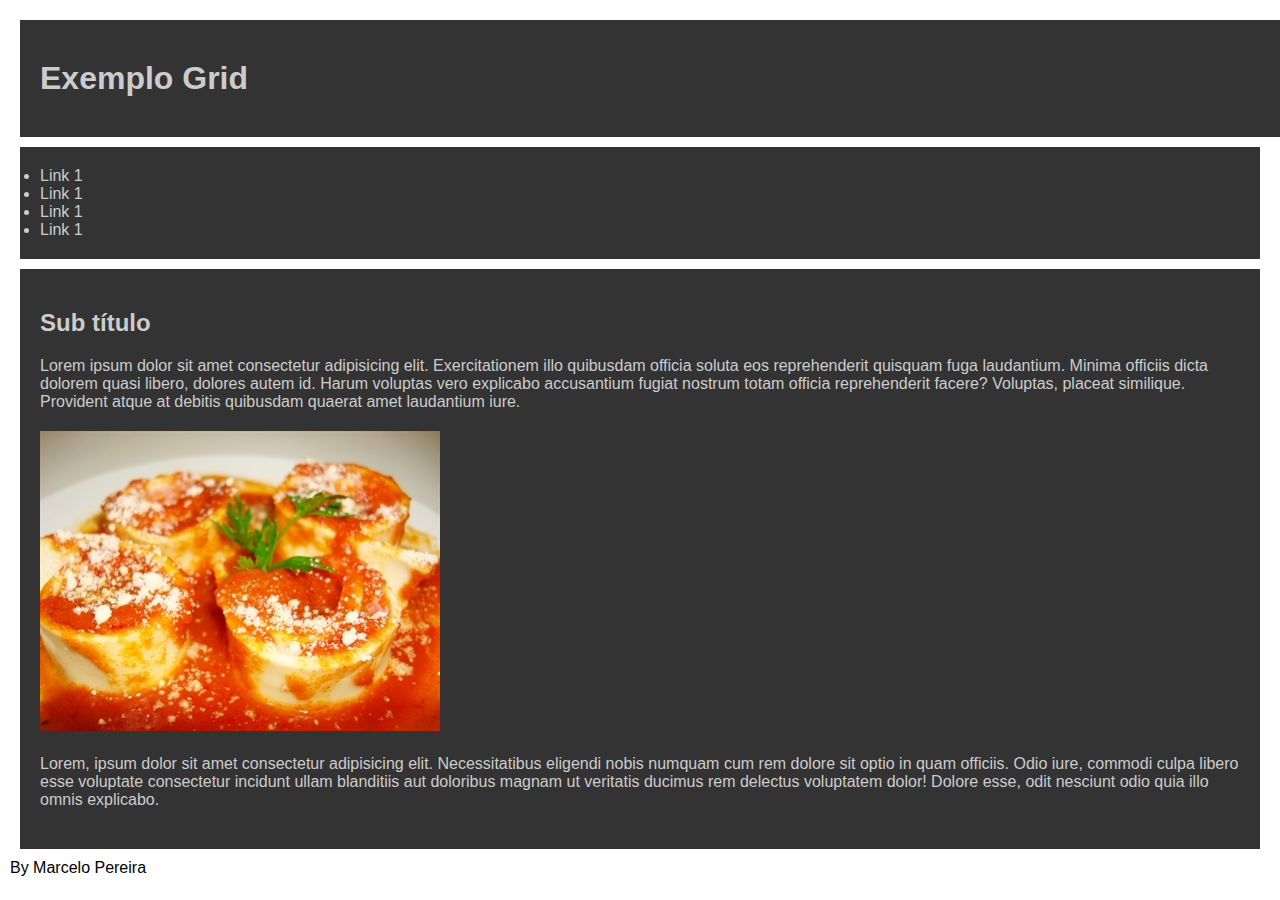
<file: grid/index.html>
<!DOCTYPE html>
<html lang="pt-br">
<head>
    <meta charset="UTF-8">
    <meta name="viewport" content="width=device-width, initial-scale=1.0">
    <meta http-equiv="X-UA-Compatible" content="ie=edge">
    <link rel="stylesheet" href="css/grid.css">
    <link rel="stylesheet" href="css/style.css">
    <title>Grid</title>
</head>
<body>
    
    <header class="col-12">
        <h1>Exemplo Grid</h1>
    </header>

    <nav class="col-4">
        <ul>
            <li>Link 1</li>
        </ul>
        <ul>
            <li>Link 1</li>
        </ul>
        <ul>
            <li>Link 1</li>
        </ul>
        <ul>
            <li>Link 1</li>
        </ul>
    </nav>

    <main class="col-8">
        <h2>Sub título</h2>

        <p>Lorem ipsum dolor sit amet consectetur adipisicing elit. Exercitationem illo quibusdam officia soluta eos reprehenderit quisquam fuga laudantium. Minima officiis dicta dolorem quasi libero, dolores autem id. Harum voluptas vero explicabo accusantium fugiat nostrum totam officia reprehenderit facere? Voluptas, placeat similique. Provident atque at debitis quibusdam quaerat amet laudantium iure.</p>

        <picture>
            <source media="(max-width: 799px)" srcset="img/02.jpg">
            <source media="(min-width: 800px)" srcset="img/01.jpg">
            <img src="img/01.jpg" alt="Chris standing up holding his daughter Elva">
          </picture>


        <p>Lorem, ipsum dolor sit amet consectetur adipisicing elit. Necessitatibus eligendi nobis numquam cum rem dolore sit optio in quam officiis. Odio iure, commodi culpa libero esse voluptate consectetur incidunt ullam blanditiis aut doloribus magnam ut veritatis ducimus rem delectus voluptatem dolor! Dolore esse, odit nesciunt odio quia illo omnis explicabo.</p>
    </main>

    <footer>By Marcelo Pereira</footer>
    
</body>
</html>
</file>
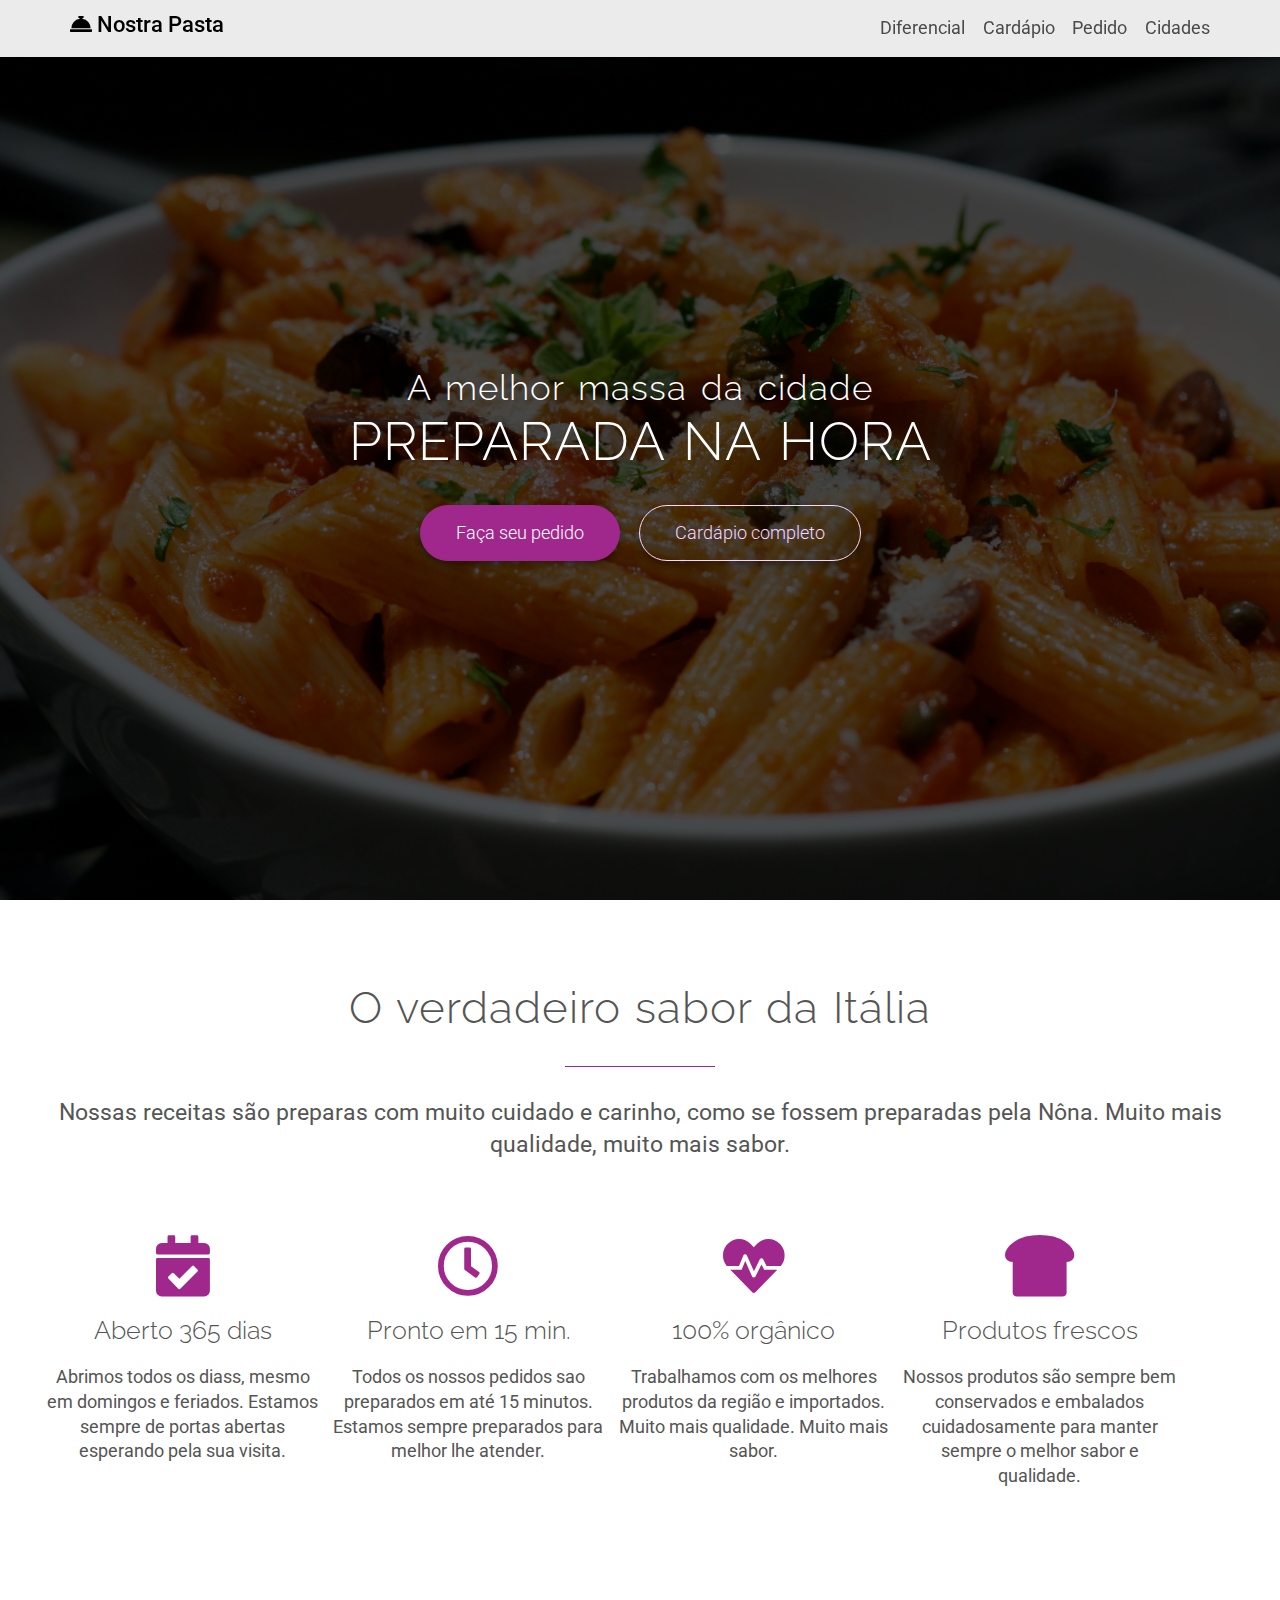
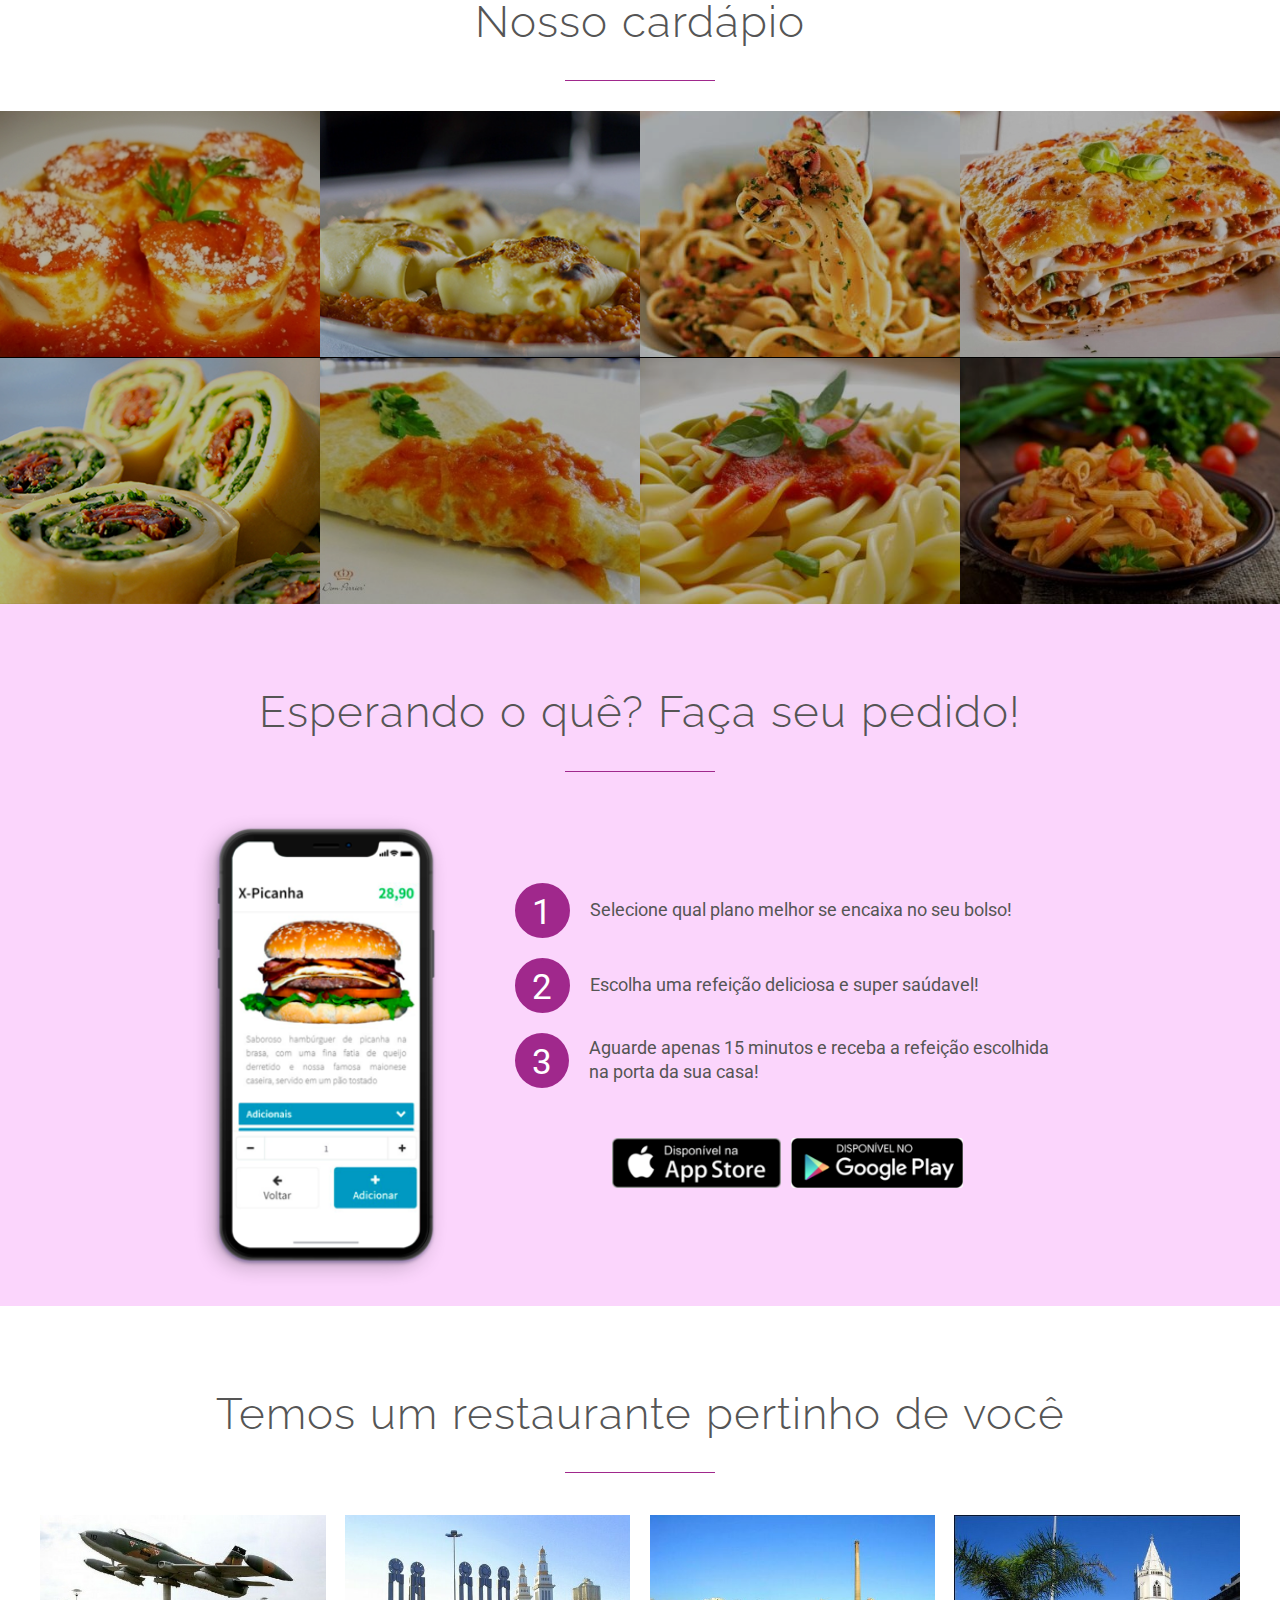
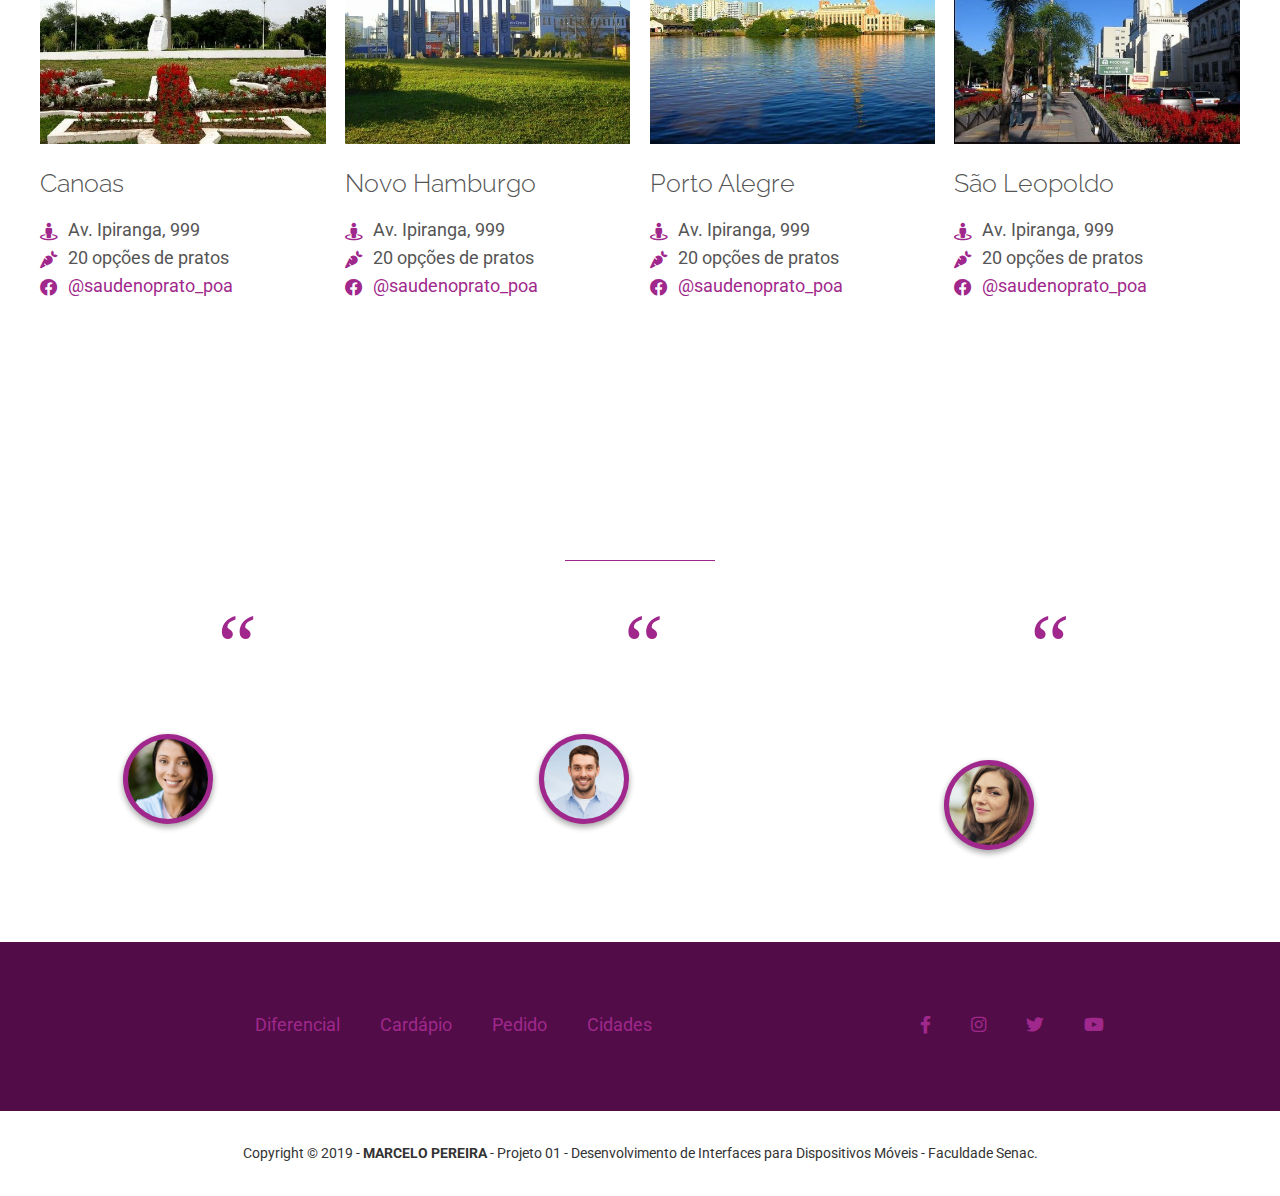
<file: projeto-01/index.html>
<!-- 

    * PROJETO 01 - Desenvolvimento de Interfaces para Dispositivos Móveis
    * Faculdade Senac
    * Aluno: Marcelo Pereira 

 -->

 <!DOCTYPE html>
 <html lang="pt-br">
 
 <head>
     <meta charset="UTF-8">
     <meta name="viewport" content="width=device-width, initial-scale=1.0">
     <meta http-equiv="X-UA-Compatible" content="ie=edge">
     <!-- Google Fonts - Raleway -->
     <link href="https://fonts.googleapis.com/css?family=Raleway:300,700&display=swap" rel="stylesheet">
     <!-- Google Fonts - Roboto -->
     <link href="https://fonts.googleapis.com/css?family=Roboto&display=swap" rel="stylesheet">
     <!-- Ícones -->
     <link rel="stylesheet" href="https://use.fontawesome.com/releases/v5.8.1/css/all.css">
     <!-- Normalize -->
     <link rel="stylesheet" href="vendors/css/normalize.min.css">
     <!-- Importação do sistema de grid -->
     <link rel="stylesheet" type="text/css" href="vendors/css/grid.css">
     <!-- Importação do nossa folha de estilo -->
     <link rel="stylesheet" href="resources/css/style.css">
     <!-- Media Queries -->
     <link rel="stylesheet" href="resources/css/media-queries.css">

     <title>Projeto - 01: Desenvolvimento para Disp. Móveis</title>
 </head>

<body>

<div class="nav-topo">
  <div class="container">
    <nav id="navigation">
      <a href="#" class="logo"><i class="fas fa-concierge-bell"></i> Nostra Pasta</a> <a aria-label="mobile menu" class="nav-toggle"> <span></span> <span></span> <span></span> </a>
      <ul class="menu-left">
          <li><a href="#diferencial">Diferencial</a></li>
          <li><a href="#cardapio">Cardápio</a></li>
          <li><a href="#pedido">Pedido</a></li>
          <li><a href="#cidades">Cidades</a></li>
      </ul>
    </nav>
  </div>
</div>

    <!-- HERO e Container botões action -->
    <header>
        <div class="hero-text-box">
            <h1>A melhor massa da cidade<br><span>preparada na hora</span></h1>
            <div class="botoes">
                <a class="btn btn-full" href="#pedido">Faça seu pedido</a>
                <a class="btn btn-ghost" href="#cardapio">Cardápio completo</a>
            </div>
        </div>
    </header>




    <!--Abrindo a seção Features -->
    <section class="section-features" id="diferencial">
        <div class="row">
            <h2>O verdadeiro sabor da Itália</h2>
            <p class="long-copy">
                Nossas receitas são preparas com muito cuidado e carinho, como se fossem preparadas pela Nôna. Muito
                mais qualidade, muito mais sabor.
            </p>
        </div>
        <div class="row features">
            <div class="col span-1-of-4 feature">
                <i class="fas fa-calendar-check"></i>
                <h3>Aberto 365 dias</h3>
                <p>Abrimos todos os diass, mesmo em domingos e feriados. Estamos sempre de portas abertas esperando
                    pela sua visita.</p>
            </div>
            <div class="col span-1-of-4 feature">
                <i class="far fa-clock"></i>
                <h3>Pronto em 15 min.</h3>
                <p>Todos os nossos pedidos sao preparados em até 15 minutos. Estamos sempre preparados para melhor
                    lhe atender.</p>
            </div>
            <div class="col span-1-of-4 feature">
                <i class="fas fa-heartbeat"></i>
                <h3>100% orgânico</h3>
                <p>Trabalhamos com os melhores produtos da região e importados. Muito mais qualidade. Muito mais
                    sabor.</p>
            </div>
            <div class="col span-1-of-4 feature">
                <i class="fas fa-bread-slice"></i>
                <h3>Produtos frescos</h3>
                <p>Nossos produtos são sempre bem conservados e embalados cuidadosamente para manter sempre o melhor
                    sabor e qualidade.</p>
            </div>
        </div>
    </section>

    <section class="section-photos" id="cardapio">
        <h2>Nosso cardápio</h2>
        <ul class="images-showcase">
            <li>
                <figure class="photo">
                    <img src="vendors/img/1.jpg" alt="texto do documento" title="texto do documento" />
                </figure>
            </li>
            <li>
                <figure class="photo">
                    <img src="vendors/img/2.jpg" alt="texto do documento" title="texto do documento" />
                </figure>
            </li>
            <li>
                <figure class="photo">
                    <img src="vendors/img/3.jpg" alt="texto do documento" title="texto do documento" />
                </figure>
            </li>
            <li>
                <figure class="photo">
                    <img src="vendors/img/4.jpg" alt="texto do documento" title="texto do documento" />
                </figure>
            </li>
        </ul>
        <ul class="images-showcase ">
            <li>
                <figure class="photo">
                    <img src="vendors/img/5.jpg" alt="texto do documento" title="texto do documento" />
                </figure>
            </li>
            <li>
                <figure class="photo">
                    <img src="vendors/img/6.jpg" alt="texto do documento" title="texto do documento" />
                </figure>
            </li>
            <li>
                <figure class="photo">
                    <img src="vendors/img/7.jpg" alt="texto do documento" title="texto do documento" />
                </figure>
            </li>
            <li>
                <figure class="photo">
                    <img src="vendors/img/8.jpg" alt="texto do documento" title="texto do documento" />
                </figure>
            </li>
        </ul>
    </section>

    <!--Abrindo a seção steps (passos) -->
    <section class="section-steps" id="pedido">
        <!--Abrindo a div com a classe ROW para criar um container centralizado, será usando para colocar nosso título  -->
        <div class="row">
            <!--Título da seção -->
            <h2>Esperando o quê? Faça seu pedido!</h2>
            <!--Fechando a div ROW -->
        </div>

        <!-- Abrindo a div com a classe ROW para criar um container centralizado, será usando para colocar 2 colunas  -->
        <div class="row steps-container">

            <div class="col span-1-of-3 iphone">
                <!-- Adiciona a imagem da tela de um smarphone com nosso aplicativo aberto -->
                <img src="vendors/img/app-screen.png" alt="Seu pedido pelo iPhone">
            </div>

            <div class="col span-2-of-3">

                <!-- Container com o primeiro passo -->
                <div class="step">
                    <div class="number">1</div>
                    <p>Selecione qual plano melhor se encaixa no seu bolso!</p>
                </div>

                <!-- Container com o segundo passo -->
                <div class="step">
                    <div class="number">2</div>
                    <p>Escolha uma refeição deliciosa e super saúdavel!</p>
                </div>

                <!-- Container com o terceiro passo -->
                <div class="step">
                    <div class="number">3</div>
                    <p>Aguarde apenas 15 minutos e receba a refeição escolhida na porta da sua casa!</p>
                </div>

                <div class="botoes-app">
                    <!-- Botões para os aplicativos -->
                    <a href="#" class="btn-app"><img src="vendors/img/download-app-ios.png" alt="Botão App Store"></a>
                    <a href="#" class="btn-app"><img src="vendors/img/download-app-android.png"
                            alt="Botão Play Store"></a>
                </div>

            </div>
        </div>
    </section>
    <!--Fechando a seção steps (passos) -->


    <!--Abrindo a seção cidades -->
    <section class="section-cities" id="cidades">

        <div class="row">
            <h2>Temos um restaurante pertinho de você</h2>
        </div>

        <div class="row containter-cidades">
            <!-- Aqui irá o conteúdo da segunda div ROW, organizado em 4 colunas -->
            <div class="col span-1-of-4 box">
                <!--Primeira coluna -->
                <img src="resources/img/canoas.jpg" alt="Porto Alegre" />
                <h3>Canoas</h3>
                <div class="city-feature">
                    <i class="fas fa-street-view icon-small"></i>
                    Av. Ipiranga, 999
                </div>
                <div class="city-feature">
                    <i class="fas fa-carrot icon-small"></i>
                    <p>20 opções de pratos</p>
                </div>
                <div class="city-feature">
                    <i class="fab fa-facebook icon-small"></i>
                    <a href="#">@saudenoprato_poa</a>
                </div>
            </div>
            <div class="col span-1-of-4 box">
                <!--Segunda coluna -->
                <img src="resources/img/nh.jpg" alt="Porto Alegre" />
                <h3>Novo Hamburgo</h3>
                <div class="city-feature">
                    <i class="fas fa-street-view icon-small"></i>
                    <p>Av. Ipiranga, 999</p>
                </div>
                <div class="city-feature">
                    <i class="fas fa-carrot icon-small"></i>
                    <p>20 opções de pratos</p>
                </div>
                <div class="city-feature">
                    <i class="fab fa-facebook icon-small"></i>
                    <a href="#">@saudenoprato_poa</a>
                </div>
            </div>
            <div class="col span-1-of-4 box">
                <!--Terceira coluna -->
                <img src="resources/img/poa.jpg" alt="Porto Alegre" />
                <h3>Porto Alegre</h3>
                <div class="city-feature">
                    <i class="fas fa-street-view icon-small"></i>
                    <p>Av. Ipiranga, 999</p>
                </div>
                <div class="city-feature">
                    <i class="fas fa-carrot icon-small"></i>
                    <p>20 opções de pratos</p>
                </div>
                <div class="city-feature">
                    <i class="fab fa-facebook icon-small"></i>
                    <a href="#">@saudenoprato_poa</a>
                </div>
            </div>
            <div class="col span-1-of-4 box">
                <!--Quarta coluna -->
                <img src="resources/img/sao-leo.jpg" alt="Porto Alegre" />
                <h3>São Leopoldo</h3>
                <div class="city-feature">
                    <i class="fas fa-street-view icon-small"></i>
                    <p>Av. Ipiranga, 999</p>
                </div>
                <div class="city-feature">
                    <i class="fas fa-carrot icon-small"></i>
                    <p>20 opções de pratos</p>
                </div>
                <div class="city-feature">
                    <i class="fab fa-facebook icon-small"></i>
                    <a href="#">@saudenoprato_poa</a>
                </div>
            </div>
        </div>
        <!--Fechando a seção cidades -->
    </section>


    <!--Abrindo a seção testemunhos -->
    <section class="section-testimonials">
        <div class="row">
            <!-- Aqui irá o título da primeira div -->
            <h2>Alguns de nossos clientes</h2>
        </div>
        <div class="row">
            <!-- Aqui irá o conteúdo da segunda div, organizado em 3 colunas -->
            <div class="col span-1-of-3">
                <!--Primeira coluna -->
                <blockquote>
                    <p>Ótimo atendimento e muita variedade de pratos e acompanhamentos. Eu mais que recomendo.</p>
                    <cite>
                        <img src="resources/img/customer-1.jpg" />Maiara Almeida
                    </cite>
                </blockquote>
            </div>
            <div class="col span-1-of-3">
                <!--Segunda coluna -->
                <blockquote>
                    <p>Comida saúdavel rapidinho na porta da sua casa! A melhor opção para mim e para você. Adorei.</p>
                    <cite>
                        <img src="resources/img/customer-2.jpg" />Pedro Maciel
                    </cite>
                </blockquote>
            </div>
            <div class="col span-1-of-3">
                <!--Terceira coluna -->
                <blockquote>
                    <p>Eu estava procurando por uma alimentação saudável e que coubesse no meu bolso e encontrei.</p>
                    <cite>
                        <img src="resources/img/customer-3.jpg" />Joana Nunes
                    </cite>
                </blockquote>
            </div>
        </div>
        <!--Fechando a seção testemunhos -->
    </section>


    <!--Abrindo a seção de rodapé-->
    <footer>
        <div class="row footer-container">
            <!-- Aqui irá nossos dois menus de navegação -->
            <div class="col span-2-of-3">
                <!-- Aqui irá nosso menu de navegação com links internos -->
                <ul class="footer-nav">
                    <li><a href="#diferencial">Diferencial</a></li>
                    <li><a href="#cardapio">Cardápio</a></li>
                    <li><a href="#pedido">Pedido</a></li>
                    <li><a href="#cidades">Cidades</a></li>
                </ul>
            </div>
            <div class="col span-1-of-3">
                <ul class="social-links">
                    <li><a href="#"><i class="fab fa-facebook-f"></i></a></li>
                    <li><a href="#"><i class="fab fa-instagram"></i></a></li>
                    <li><a href="#"><i class="fab fa-twitter"></i></a></li>
                    <li><a href="#"><i class="fab fa-youtube"></i></a></li>
                </ul>
            </div>
        </div>

        <div class="copyright">
            <!-- Aqui irá uma mensagem de copyright ou endereço da empresa -->
            <p>Copyright &copy; 2019 - <strong>MARCELO PEREIRA</strong> - Projeto 01 - Desenvolvimento de Interfaces para
                Dispositivos Móveis - Faculdade Senac.</p>
        </div>
        <!--Fechando a seção de rodapé-->
    </footer>



<!-- Script JS JQuery -->
<script src="vendors/js/jquery-3.4.1.min.js"></script> 
<script src="vendors/js/jquery.easing.min.js"></script> 
<!-- Script JS - SCROLL-NAV -->
<script src="resources/js/scroll-nav.js"></script>

</body>
</html>
</file>
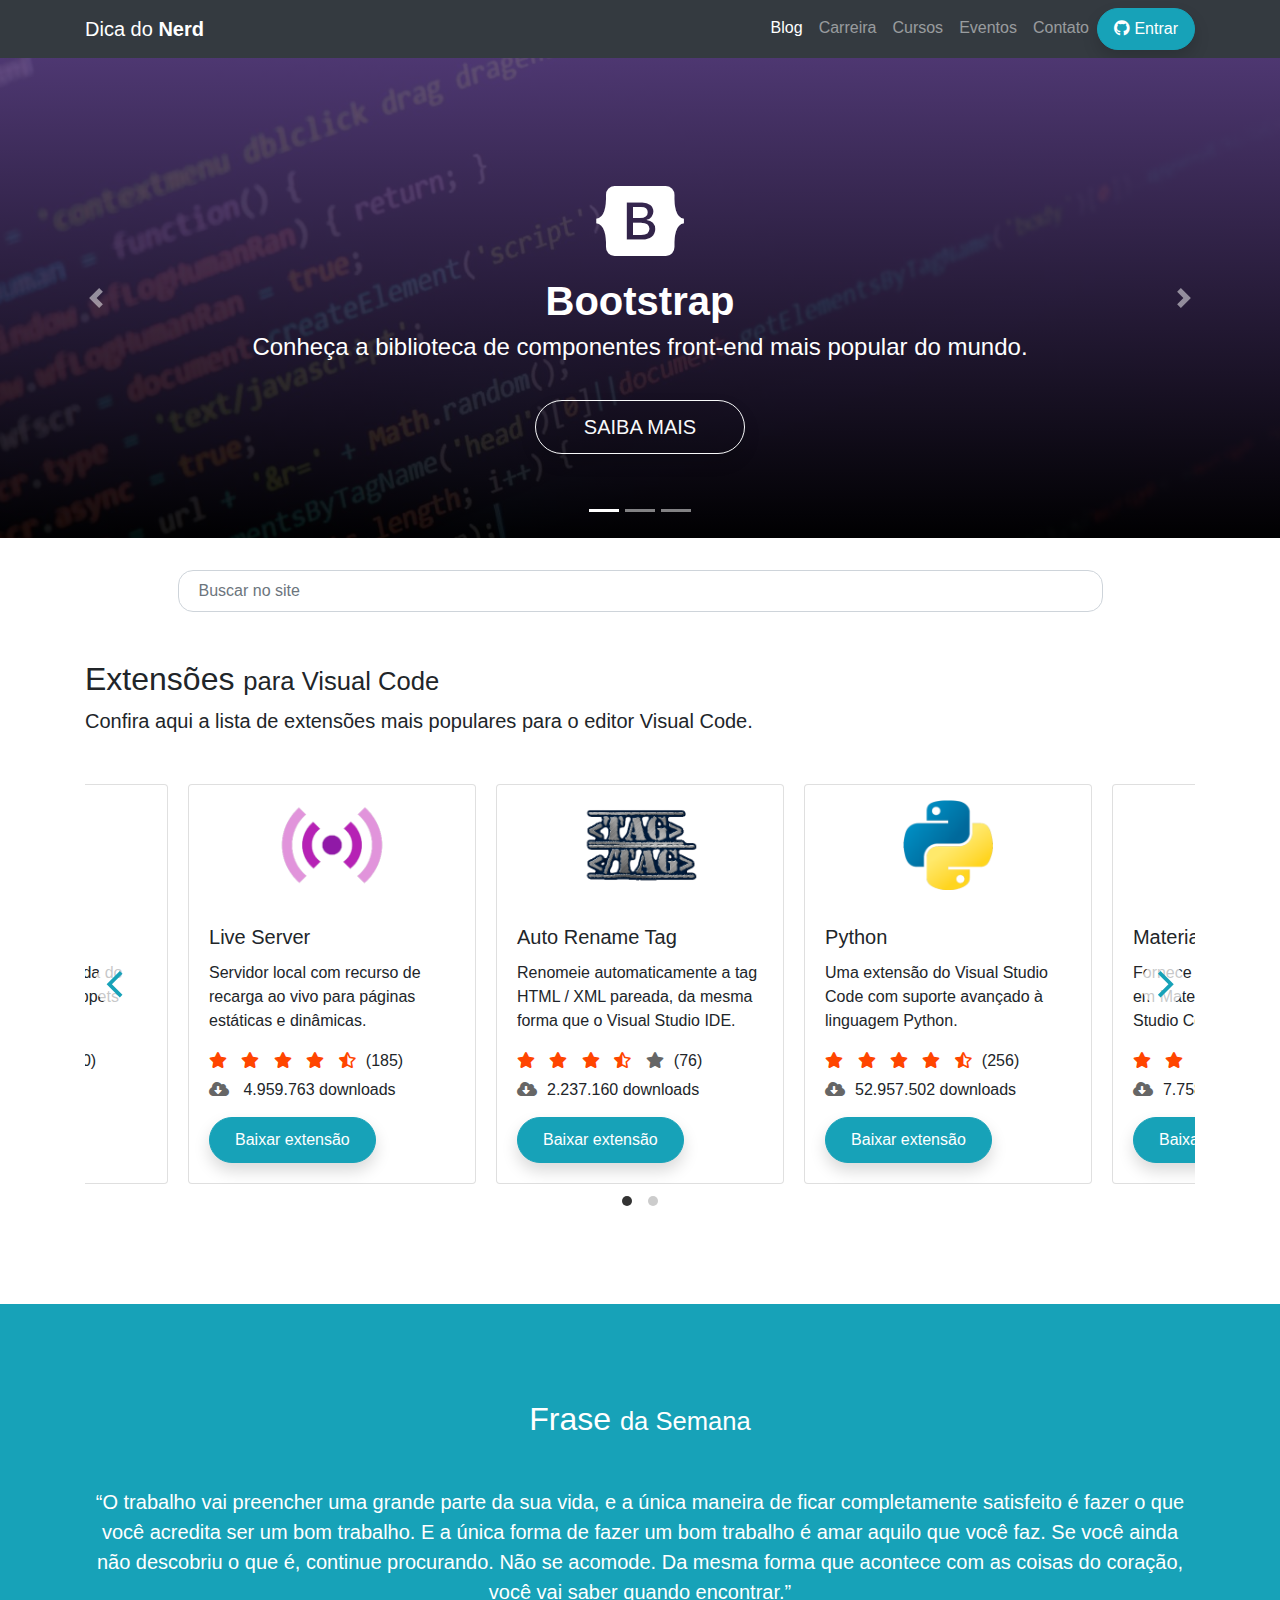
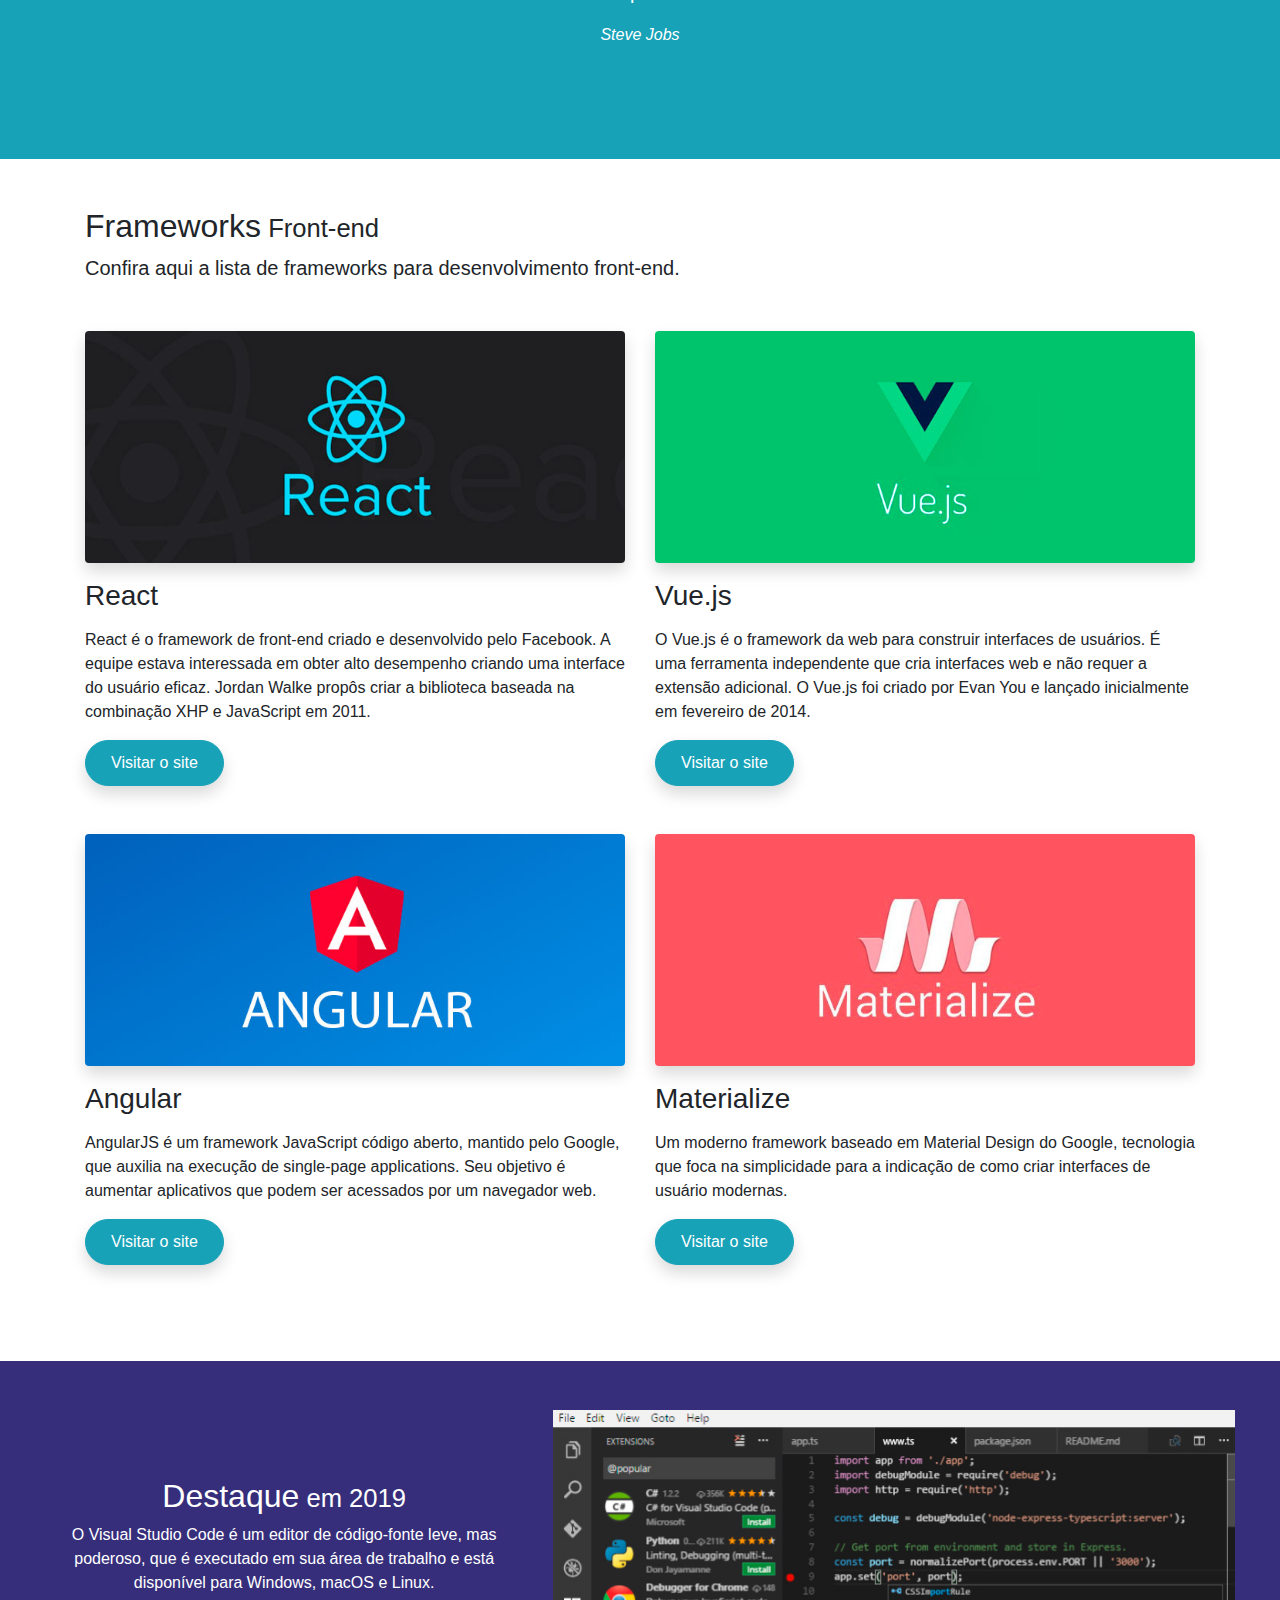
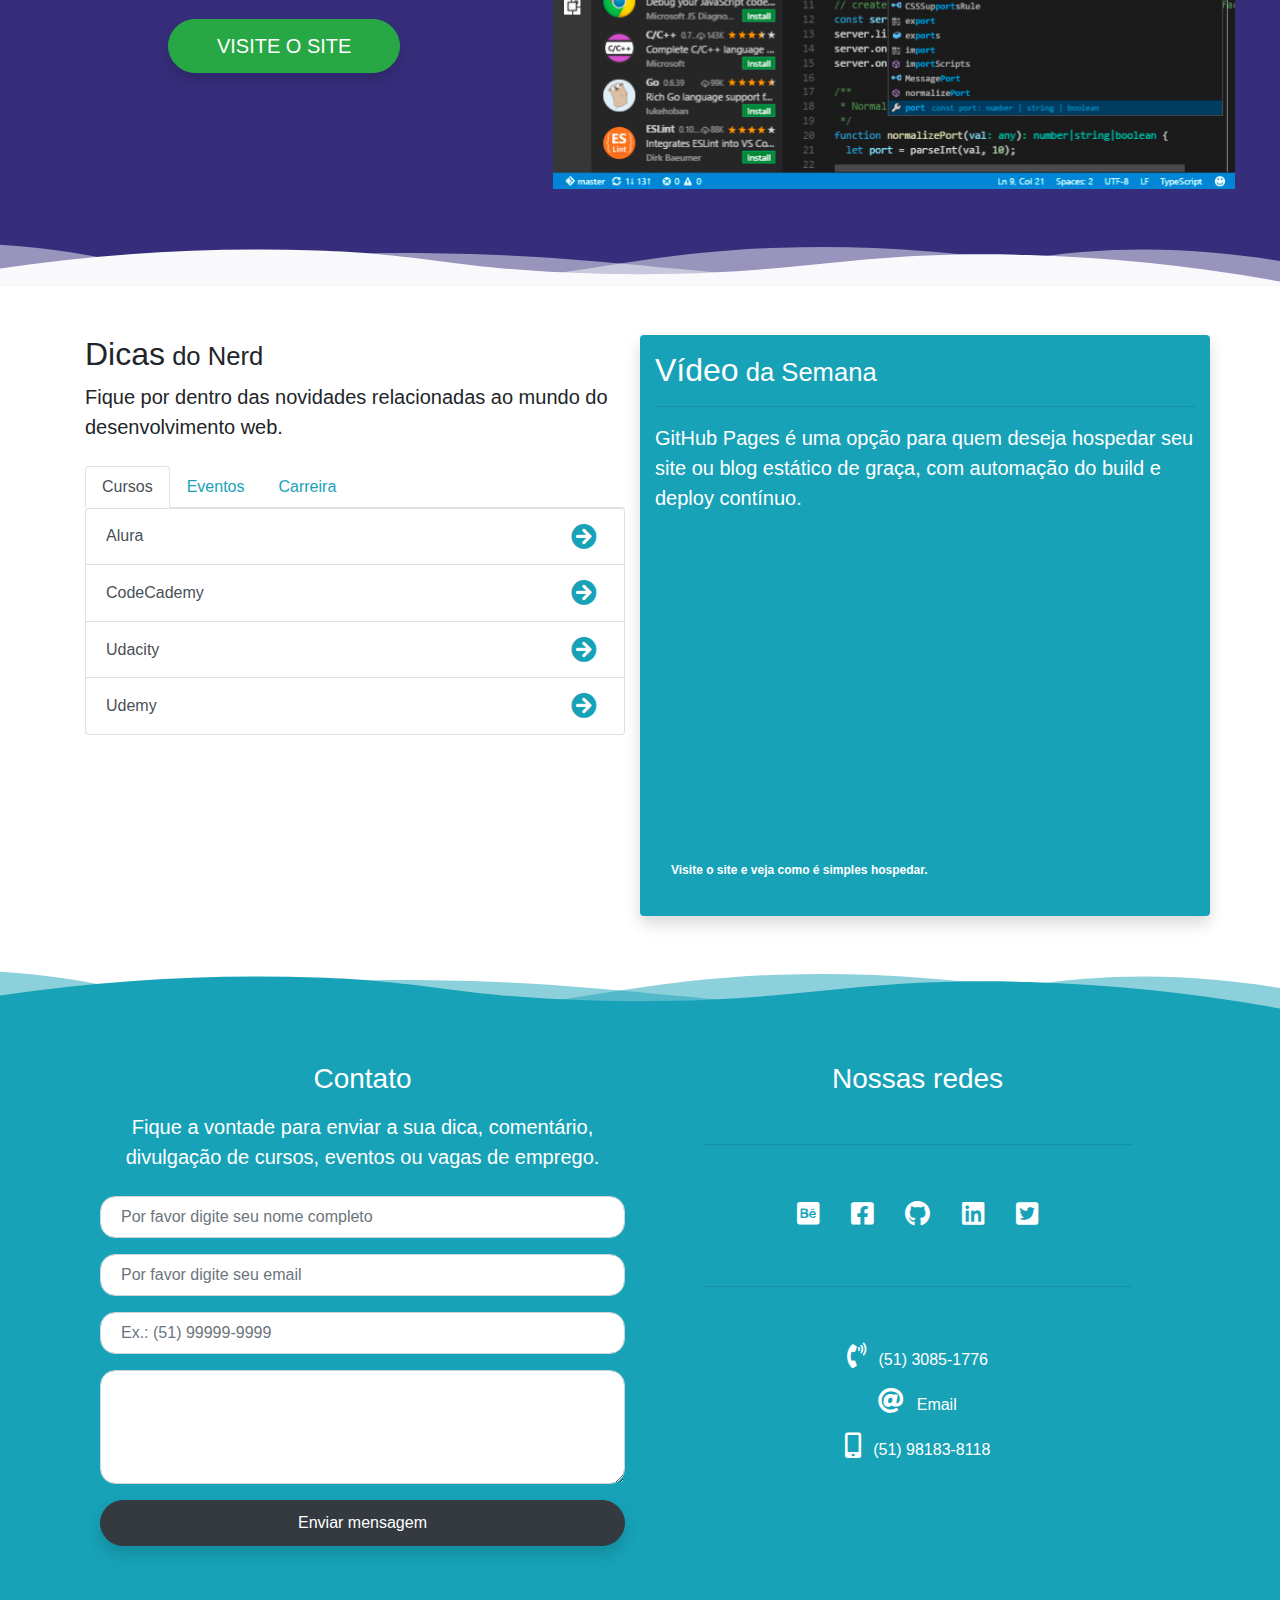
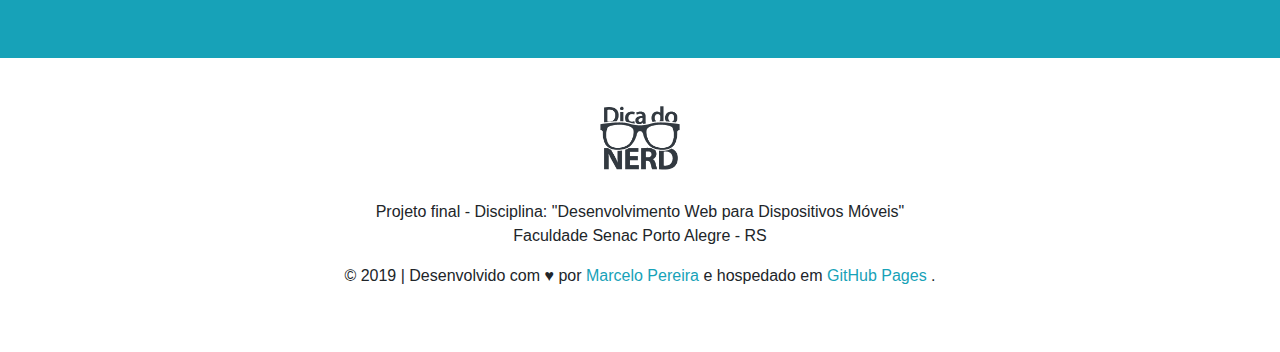
<file: projeto-final/site/index.html>
<!-- 
  #   Projeto final - Disciplina: "Desenvolvimento Web para Dispositivos Móveis"
  #   Faculdade Senac Porto Alegre - RS
  #   Aluno: Marcelo Pereira da Silva
  #   Matrícula: 631110033
 -->

<!DOCTYPE html>
<html lang="pt-br">

<head>
  <meta charset="UTF-8">
  <!-- Acessibilidade -->
  <meta name="viewport" content="width=device-width, initial-scale=1.0">
  <meta http-equiv="X-UA-Compatible" content="ie=edge">
  <meta name="description" content="Projeto final - Disciplina: Desenvolvimento Web para Dispositivos Móveis" />
	<meta name="author" content="Marcelo Pereira" />
	<meta name="geo.region" content="BR-RS" />
  <meta name="geo.placename" content="Porto Alegre" />
  	<!-- Facebook Open Graph -->
	<meta property="og:url" content="https://marcelopoars.github.io/prog-dispositivos-moveis/projeto-final/site/" />
	<meta property="og:type" content="website" />
	<meta property="og:locale" content="pt_BR" />
	<meta property="og:title" content="Projeto final - Disciplina: Desenvolvimento Web para Dispositivos Móveis" />
	<meta property="og:description" content="Projeto final - Disciplina: Desenvolvimento Web para Dispositivos Móveis" />
	<meta property="og:image" content="resources/images/logo-dica-do-nerd.png" />
	<meta property="og:image:secure_url" content="resources/images/logo-dica-do-nerd.png" />
  <!-- Flickity -->
  <link rel="stylesheet" href="vendors/flickity/css/flickity.min.css">
  <!-- Bootstrap CSS -->
  <link rel="stylesheet" href="vendors/bootstrap/css/bootstrap.min.css">
  <!-- Ícones -->
  <link rel="stylesheet" href="https://use.fontawesome.com/releases/v5.8.1/css/all.css">
  <!-- Estilos CSS -->
  <link rel="stylesheet" href="resources/css/style.css">
  <title>Dica do Nerd</title>
  	<!-- Favicon -->
	<link rel="apple-touch-icon" sizes="180x180" href="resources/images/logo-dica-do-nerd.png" />
	<link rel="icon" type="image/png" sizes="32x32" href="resources/images/logo-dica-do-nerd.png" />
	<link rel="icon" type="image/png" sizes="16x16" href="resources/images/logo-dica-do-nerd.png" />
</head>

<body>

  <!-- Navbar -->
  <nav class="navbar navbar-expand-lg navbar-dark bg-dark shadow">
    <div class="container">
      <a class="navbar-brand" href="index.html">Dica do <strong>Nerd</strong></a>
      <button class="navbar-toggler" type="button" data-toggle="collapse" data-target="#navbarSupportedContent"
        aria-controls="navbarSupportedContent" aria-expanded="false" aria-label="Toggle navigation"
        style="outline: none">
        <span class="navbar-toggler-icon"></span>
      </button>

      <div class="collapse navbar-collapse" id="navbarSupportedContent">
        <ul class="navbar-nav ml-auto text-center">
          <li class="nav-item active">
            <a class="nav-link" href="index.html">Blog <span class="sr-only">(current)</span></a>
          </li>
          <li class="nav-item">
            <a class="nav-link" href="#dicas-do-nerd">Carreira</a>
          </li>
          <li class="nav-item">
            <a class="nav-link" href="#dicas-do-nerd">Cursos</a>
          </li>
          <li class="nav-item">
            <a class="nav-link" href="#dicas-do-nerd">Eventos</a>
          </li>
          <li class="nav-item">
            <a class="nav-link" href="#contato">Contato</a>
          </li>

          <!-- Link Login -->
          <li class="nav-item">
            <button class="btn btn-info px-3 py-2"><i class="fab fa-github"></i> Entrar</button>
          </li>
          <!-- Fim Link Login -->

        </ul>
      </div>
    </div>
  </nav>
  <!-- Fim Navbar -->

  <!-- Carousel Topo -->
  <div id="carouselTopo" class="carousel slide" data-ride="carousel">

    <ol class="carousel-indicators">
      <li data-target="#carouselTopo" data-slide-to="0" class="active"></li>
      <li data-target="#carouselTopo" data-slide-to="1"></li>
      <li data-target="#carouselTopo" data-slide-to="2"></li>
    </ol>
    <div class="carousel-inner">
      <div class="carousel-item slider-01 active">
        <div class="container">
          <div class="carousel-caption">
            <i class="fab fa-bootstrap"></i>
            <h1><strong>Bootstrap</strong></h1>
            <h3 class="display-4">Conheça a biblioteca de componentes front-end mais popular do mundo.</h3>
            <p><a class="btn btn-lg btn-outline-light" href="https://getbootstrap.com/" target="_blank"
                role="button">Saiba mais</a></p>
          </div>
        </div>
      </div>
      <div class="carousel-item slider-02">
        <div class="container">
          <div class="carousel-caption">
            <i class="fab fa-github"></i>
            <h1><strong>GitHub</strong> Pages</h1>
            <h3 class="display-4">Hospedade seu site diretamente do seu repositório GitHub.</h3>
            <p><a class="btn btn-lg btn-outline-light" href="https://pages.github.com/" target="_blank"
                role="button">Saiba mais</a></p>
          </div>
        </div>
      </div>
      <div class="carousel-item slider-03">
        <div class="container">
          <div class="carousel-caption">
            <i class="fab fa-node-js"></i>
            <h1><strong>Node</strong>.js</h1>
            <h3 class="display-4">Entenda como funciona ambiente de execução Javascript server-side.</h3>
            <p><a class="btn btn-lg btn-outline-light" href="https://nodejs.org/en/" target="_blank" role="button">Saiba
                mais</a></p>
          </div>
        </div>
      </div>
    </div>

    <a class="carousel-control-prev" href="#carouselTopo" role="button" data-slide="prev">
      <span class="carousel-control-prev-icon" aria-hidden="true"></span>
      <span class="sr-only">Anterior</span>
    </a>
    <a class="carousel-control-next" href="#carouselTopo" role="button" data-slide="next">
      <span class="carousel-control-next-icon" aria-hidden="true"></span>
      <span class="sr-only">Próximo</span>
    </a>

  </div>
  <!-- Fim carousel Topo -->


  <!-- Seção BUSCA NO SITE -->
  <div class="container">
    <form class="form-goup my-3 my-lg-4 d-flex justify-content-center">
      <input class="form-control col-lg-10" type="search" placeholder="Buscar no site" aria-label="Buscar no site">
    </form>
  </div>
  <!-- Fim Seção BUSCA NO SITE -->


  <!-- Extenões para Visual Code -->
  <div class="container my-5">

    <!-- Título da seção -->
    <h2 class="my-2">Extensões <small>para Visual Code</small></h2>
    <p class="lead">Confira aqui a lista de extensões mais populares para o editor <strong>Visual Code</strong>.</p>

    <!-- Carousel -->
    <div class="carousel my-5" data-flickity='{ "wrapAround": true, "groupCells": true }'>

      <div class="carousel-cell">
        <!-- Card 01 -->
        <div class="card" style="width: 18rem;">
          <img src="resources/images/extensoes/live-server.png" alt="Extensão para Visual Studio Code - Live Server">
          <div class="card-body">
            <h5 class="card-title">Live Server</h5>
            <p class="card-text">Servidor local com recurso de recarga ao vivo para páginas estáticas
              e dinâmicas.</p>
            <div class="avaliacao-extensao">
              <i class="fas fa-star"></i>
              <i class="fas fa-star"></i>
              <i class="fas fa-star"></i>
              <i class="fas fa-star"></i>
              <i class="fas fa-star-half-alt"></i>(185) <br>
              <i class="fas fa-cloud-download-alt"></i> 4.959.763 downloads
            </div>
            <a href="https://marketplace.visualstudio.com/items?itemName=ritwickdey.LiveServer" target="_blank"
              class="btn btn-info">Baixar extensão</a>
          </div>
        </div>
        <!-- Fim Card 01 -->
      </div>

      <div class="carousel-cell">
        <!-- Card 02 -->
        <div class="card" style="width: 18rem;">
          <img src="resources/images/extensoes/auto-tag-rename.png"
            alt="Extensão para Visual Studio Code - Auto Rename Tag">
          <div class="card-body">
            <h5 class="card-title">Auto Rename Tag</h5>
            <p class="card-text">Renomeie automaticamente a tag HTML / XML pareada, da mesma forma que o Visual Studio
              IDE.</p>
            <div class="avaliacao-extensao">
              <i class="fas fa-star"></i>
              <i class="fas fa-star"></i>
              <i class="fas fa-star"></i>
              <i class="fas fa-star-half-alt"></i>
              <i class="fas fa-star empty"></i>(76) <br>
              <i class="fas fa-cloud-download-alt"></i>2.237.160 downloads
            </div>
            <a href="https://marketplace.visualstudio.com/items?itemName=formulahendry.auto-rename-tag" target="_blank"
              class="btn btn-info">Baixar extensão</a>
          </div>
        </div>
        <!-- Fim Card 02 -->
      </div>

      <div class="carousel-cell">
        <!-- Card 03 -->
        <div class="card" style="width: 18rem;">
          <img src="resources/images/extensoes/python.png" alt="Extensão para Visual Studio Code - Python">
          <div class="card-body">
            <h5 class="card-title">Python</h5>
            <p class="card-text">Uma extensão do Visual Studio Code com suporte avançado à linguagem Python.</p>
            <div class="avaliacao-extensao">
              <i class="fas fa-star"></i>
              <i class="fas fa-star"></i>
              <i class="fas fa-star"></i>
              <i class="fas fa-star"></i>
              <i class="fas fa-star-half-alt"></i>(256) <br>
              <i class="fas fa-cloud-download-alt"></i>52.957.502 downloads
            </div>
            <a href="https://marketplace.visualstudio.com/items?itemName=ms-python.python" target="_blank"
              class="btn btn-info">Baixar extensão</a>
          </div>
        </div>
        <!-- Fim Card 03 -->
      </div>

      <div class="carousel-cell">
        <!-- Card 04 -->
        <div class="card" style="width: 18rem;">
          <img src="resources/images/extensoes/material-icon-theme.png"
            alt="Extensão para Visual Studio Code - Material Icon Theme">
          <div class="card-body">
            <h5 class="card-title">Material Icon Theme</h5>
            <p class="card-text">Fornece muitos ícones baseados em Material Design para o Visual Studio Code.</p>
            <div class="avaliacao-extensao">
              <i class="fas fa-star"></i>
              <i class="fas fa-star"></i>
              <i class="fas fa-star"></i>
              <i class="fas fa-star"></i>
              <i class="fas fa-star"></i>(102) <br>
              <i class="fas fa-cloud-download-alt"></i>7.758.808 downloads
            </div>
            <a href="https://marketplace.visualstudio.com/items?itemName=PKief.material-icon-theme" target="_blank"
              class="btn btn-info">Baixar extensão</a>
          </div>
        </div>
        <!-- Fim Card 04 -->
      </div>

      <div class="carousel-cell">
        <!-- Card 05 -->
        <div class="card" style="width: 18rem;">
          <img src="resources/images/extensoes/debugger-for-chrome.png"
            alt="Extensão para Visual Studio Code - Debugger for Chrome">
          <div class="card-body">
            <h5 class="card-title">Debugger for Chrome</h5>
            <p class="card-text">Depure seu código JavaScript em execução no Google Chrome a partir do VS Code.</p>
            <div class="avaliacao-extensao">
              <i class="fas fa-star"></i>
              <i class="fas fa-star"></i>
              <i class="fas fa-star"></i>
              <i class="fas fa-star"></i>
              <i class="fas fa-star empty"></i>(115) <br>
              <i class="fas fa-cloud-download-alt"></i>20.425.957 downloads
            </div>
            <a href="https://marketplace.visualstudio.com/items?itemName=msjsdiag.debugger-for-chrome" target="_blank"
              class="btn btn-info">Baixar extensão</a>
          </div>
        </div>
        <!-- Fim Card 05 -->
      </div>

      <div class="carousel-cell">
        <!-- Card 06 -->
        <div class="card" style="width: 18rem;">
          <img src="resources/images/extensoes/sass.png" alt="Extensão para Visual Studio Code - Sass">
          <div class="card-body">
            <h5 class="card-title">Sass</h5>
            <p class="card-text">Realce de sintaxe recortada do Sass, autocomplete e snippets para VSCode.</p>
            <div class="avaliacao-extensao">
              <i class="fas fa-star"></i>
              <i class="fas fa-star"></i>
              <i class="fas fa-star"></i>
              <i class="fas fa-star"></i>
              <i class="fas fa-star"></i>(130) <br>
              <i class="fas fa-cloud-download-alt"></i>1.439.192 downloads
            </div>
            <a href="https://marketplace.visualstudio.com/items?itemName=robinbentley.sass-indented" target="_blank"
              class="btn btn-info">Baixar extensão</a>
          </div>
        </div>
        <!-- Fim Card 06 -->
      </div>

    </div>
    <!-- Fim Carousel -->

  </div>
  <!-- Fim Extenões para Visual Code -->

  <br><br><br>

  <!-- Barra de divisão de conteúdo -->
  <div class="container-fluid bg-info py-5 text-white">
    <div class="container py-5 text-center">
      <h2 class="mb-5">Frase <small>da Semana</small></h2>
      <p class="lead"><span>“</span>O trabalho vai preencher uma grande parte da sua vida, e a única maneira de ficar
        completamente satisfeito é fazer o que você acredita ser um bom trabalho. E a única forma de fazer um bom
        trabalho é amar aquilo que você faz. Se você ainda não descobriu o que é, continue procurando. Não se acomode.
        Da mesma forma que acontece com as coisas do coração, você vai saber quando encontrar.<span>”</span></p>
      <p class="font-italic">Steve Jobs</p>
    </div>
  </div>
  <!-- Fim Barra de divisão de conteúdo -->


  <!-- Seção Frameworks para Front-end -->
  <div class="container my-5">

    <!-- Título da seção -->
    <h2 class="my-2">Frameworks<small> Front-end</small></h2>
    <p class="lead mb-5">Confira aqui a lista de frameworks para desenvolvimento front-end.</p>

    <!-- Linha com duas colunas -->
    <div class="row d-flex flex-wrap">

      <!-- Framework 01 -->
      <div class="col-md-6 mb-5">
        <div class="col-md-12 p-0">
          <a href="#">
            <img class="img-fluid rounded shadow " src="resources/images/frameworks/react-js.jpg"
              alt="React Framework Front-end">
          </a>
        </div>
        <div class="col-md-12 p-0">
          <h3 class="my-3">React</h3>
          <p>React é o framework de front-end criado e desenvolvido pelo Facebook. A equipe estava interessada em obter
            alto desempenho criando uma interface do usuário eficaz. Jordan Walke propôs criar a biblioteca baseada na
            combinação XHP e JavaScript em 2011.</p>
          <a class="btn btn-info" href="https://pt-br.reactjs.org/" target="_blank">Visitar o site</a>
        </div>
      </div>
      <!-- Fim Framework 01 -->

      <!-- Framework 02 -->
      <div class="col-md-6 mb-5">
        <div class="col-md-12 p-0">
          <a href="#">
            <img class="img-fluid rounded shadow" src="resources/images/frameworks/vue-js.jpg"
              alt="Vue.js Framework Front-end">
          </a>
        </div>
        <div class="col-md-12 p-0">
          <h3 class="my-3">Vue.js</h3>
          <p>O Vue.js é o framework da web para construir interfaces de usuários. É uma ferramenta independente que cria
            interfaces web e não requer a extensão adicional. O Vue.js foi criado por Evan You e lançado inicialmente em
            fevereiro de 2014. </p>
          <a class="btn btn-info" href="https://br.vuejs.org/index.html" target="_blank">Visitar o site</a>
        </div>
      </div>
      <!-- Framework 02 -->

      <!-- Framework 03 -->
      <div class="col-md-6 mb-5">
        <div class="col-md-12 p-0">
          <a href="#">
            <img class="img-fluid rounded shadow" src="resources/images/frameworks/angular-js.jpg"
              alt="Angular Framework Front-end">
          </a>
        </div>
        <div class="col-md-12 p-0">
          <h3 class="my-3">Angular</h3>
          <p>AngularJS é um framework JavaScript código aberto, mantido pelo Google, que auxilia na execução de
            single-page applications. Seu objetivo é aumentar aplicativos que podem ser acessados por um navegador web.
          </p>
          <a class="btn btn-info" href="https://angular.io/" target="_blank">Visitar o site</a>
        </div>
      </div>
      <!-- Fim Framework 03 -->

      <!-- Framework 04 -->
      <div class="col-md-6 mb-5">
        <div class="col-md-12 p-0">
          <a href="#">
            <img class="img-fluid rounded shadow" src="resources/images/frameworks/materialize.jpg"
              alt="Materialize Framework Front-end">
          </a>
        </div>
        <div class="col-md-12 p-0">
          <h3 class="my-3">Materialize</h3>
          <p>Um moderno framework baseado em Material Design do Google, tecnologia que foca na simplicidade para a
            indicação de como criar interfaces de usuário modernas.</p>
          <a class="btn btn-info" href="https://materializecss.com/" target="_blank">Visitar o site</a>
        </div>
      </div>
      <!-- Framework 04 -->
    </div>
    <!-- Fim Linha com duas colunas -->

  </div>
  <!-- Fim Seção Frameworks para Front-end -->


  <!-- Seção Banner Visual Studio Code -->
  <div
    class="container-fluid d-flex flex-wrap justify-content-between align-items-center banner-visual-code text-white py-5">

    <!-- Box de Texto -->
    <div class="col-lg-5 text-center mb-5">
      <h2>Destaque<small> em 2019</small></h2>
      <p>O Visual Studio Code é um editor de código-fonte leve, mas poderoso, que é executado em sua área de trabalho e
        está disponível para Windows, macOS e Linux.</p>
      <a class="btn btn-lg btn-success mt-2" href="https://getbootstrap.com/" target="_blank" role="button">Visite o
        site</a>
    </div>
    <!-- Fim Box de Texto -->

    <!-- Imagem - Editor Visual Code -->
    <div class="col-lg-7">
      <img src="resources/images/banners/banner-visual-code.jpg" class="img-fluid" alt="Visual Studio Code">
    </div>
    <!-- Fim Imagem - Editor Visual Code -->

  </div>
  <!-- Fim Seção Banner Visual Studio Code -->

  <!-- Path divisor -->
  <div class="container-fluid banner-visual-code p-0">
    <svg style="pointer-events: none" width="100%" height="50px" preserveAspectRatio="none"
      xmlns="http://www.w3.org/2000/svg" xmlns:xlink="http://www.w3.org/1999/xlink" viewBox="0 0 1920 75">
      <defs>
        <style>
          .a {
            fill: none;
          }

          .b {
            clip-path: url(#a);
          }

          .c,
          .d {
            fill: #f9f9fc;
          }

          .d {
            opacity: 0.5;
            isolation: isolate;
          }
        </style>
        <clipPath id="a">
          <rect class="a" width="1920" height="75"></rect>
        </clipPath>
      </defs>
      <!-- <title>wave</title> -->
      <g class="b">
        <path class="c"
          d="M1963,327H-105V65A2647.49,2647.49,0,0,1,431,19c217.7,3.5,239.6,30.8,470,36,297.3,6.7,367.5-36.2,642-28a2511.41,2511.41,0,0,1,420,48">
        </path>
      </g>
      <g class="b">
        <path class="d"
          d="M-127,404H1963V44c-140.1-28-343.3-46.7-566,22-75.5,23.3-118.5,45.9-162,64-48.6,20.2-404.7,128-784,0C355.2,97.7,341.6,78.3,235,50,86.6,10.6-41.8,6.9-127,10">
        </path>
      </g>
      <g class="b">
        <path class="d"
          d="M1979,462-155,446V106C251.8,20.2,576.6,15.9,805,30c167.4,10.3,322.3,32.9,680,56,207,13.4,378,20.3,494,24">
        </path>
      </g>
      <g class="b">
        <path class="d"
          d="M1998,484H-243V100c445.8,26.8,794.2-4.1,1035-39,141-20.4,231.1-40.1,378-45,349.6-11.6,636.7,73.8,828,150">
        </path>
      </g>
    </svg>
  </div>
  <!-- Fim Path divisor -->


  <!-- Seção DICAS DO NERD - Cursos / eventos / Carreira / Vídeo da Semana -->
  <div id="dicas-do-nerd" class="container my-5">


    <!-- Linha com duas colunas -->
    <div class="row d-flex flex-wrap">

      <!-- Tabs Cursos / eventos / Carreira -->
      <div class="col-lg-6 mb-5">
        <!-- Título da seção -->
        <h2>Dicas<small> do Nerd</small></h2>
        <p class="lead mb-4">Fique por dentro das novidades relacionadas ao mundo do desenvolvimento web.</p>
        <ul class="nav nav-tabs" id="myTab" role="tablist">
          <li class="nav-item">
            <a class="nav-link active" id="cursos-tab" data-toggle="tab" href="#cursos" role="tab"
              aria-controls="cursos" aria-selected="true">Cursos</a>
          </li>
          <li class="nav-item">
            <a class="nav-link" id="eventos-tab" data-toggle="tab" href="#eventos" role="tab" aria-controls="eventos"
              aria-selected="false">Eventos</a>
          </li>
          <li class="nav-item">
            <a class="nav-link" id="carreira-tab" data-toggle="tab" href="#carreira" role="tab" aria-controls="carreira"
              aria-selected="false">Carreira</a>
          </li>
        </ul>
        <div class="tab-content" id="myTabContent">
          <div class="tab-pane fade show active" id="cursos" role="tabpanel" aria-labelledby="cursos-tab">
            <!-- Lista de CURSOS -->
            <div class="list-group">
              <button type="button"
                class="list-group-item list-group-item-action d-flex justify-content-between align-items-center">
                Alura
                <span class="badge badge-info badge-pill"><i class="fas fa-arrow-circle-right"></i></span>
              </button>
              <button type="button"
                class="list-group-item list-group-item-action d-flex justify-content-between align-items-center">
                CodeCademy
                <span class="badge badge-info badge-pill"><i class="fas fa-arrow-circle-right"></i></span>
              </button>
              <button type="button"
                class="list-group-item list-group-item-action d-flex justify-content-between align-items-center">
                Udacity
                <span class="badge badge-info badge-pill"><i class="fas fa-arrow-circle-right"></i></span>
              </button>
              <button type="button"
                class="list-group-item list-group-item-action d-flex justify-content-between align-items-center">
                Udemy
                <span class="badge badge-info badge-pill"><i class="fas fa-arrow-circle-right"></i></span>
              </button>
            </div>
            <!-- Fim Lista de cursos -->
          </div>
          <div class="tab-pane fade" id="eventos" role="tabpanel" aria-labelledby="eventos-tab">
            <!-- Lista de EVENTOS -->
            <div class="list-group">
              <button type="button"
                class="list-group-item list-group-item-action d-flex justify-content-between align-items-center">
                Fórum Internacional de TI Banrisul
                <span class="badge badge-info badge-pill"><i class="fas fa-arrow-circle-right"></i></span>
              </button>
              <button type="button"
                class="list-group-item list-group-item-action d-flex justify-content-between align-items-center">
                Brazil JS
                <span class="badge badge-info badge-pill"><i class="fas fa-arrow-circle-right"></i></span>
              </button>
              <button type="button"
                class="list-group-item list-group-item-action d-flex justify-content-between align-items-center">
                Fórum de Software Livre
                <span class="badge badge-info badge-pill"><i class="fas fa-arrow-circle-right"></i></span>
              </button>
            </div>
            <!-- Fim Lista de Eventos -->
          </div>
          <div class="tab-pane fade" id="carreira" role="tabpanel" aria-labelledby="carreira-tab">
            <!-- Lista de VAGAS DE EMPREGO / CARREIRA -->
            <div class="list-group">
              <button type="button"
                class="list-group-item list-group-item-action d-flex justify-content-between align-items-center">
                Baguete
                <span class="badge badge-info badge-pill"><i class="fas fa-arrow-circle-right"></i></span>
              </button>
              <button type="button"
                class="list-group-item list-group-item-action d-flex justify-content-between align-items-center">
                Infojobs
                <span class="badge badge-info badge-pill"><i class="fas fa-arrow-circle-right"></i></span>
              </button>
              <button type="button"
                class="list-group-item list-group-item-action d-flex justify-content-between align-items-center">
                Linkedin
                <span class="badge badge-info badge-pill"><i class="fas fa-arrow-circle-right"></i></span>
              </button>
            </div>
            <!-- Fim Lista de Vagas de Emprego -->
          </div>
        </div>
      </div>
      <!-- Fim Tabs Cursos / eventos / Carreira -->

      <!-- Vídeo da Semana -->
      <div class="col-lg-6 bg-info rounded shadow py-3 text-white">
        <!-- Título da seção -->
        <h2>Vídeo<small> da Semana</small></h2>
        <hr>
        <p class="lead mb-4">GitHub Pages é uma opção para quem deseja hospedar seu site ou blog estático de graça, com
          automação do build e deploy contínuo.</p>
        <!-- Vídeo responsivo -->
        <div class="embed-responsive embed-responsive-16by9">
          <iframe class="embed-responsive-item" src="https://www.youtube.com/embed/2MsN8gpT6jY"
            allowfullscreen></iframe>
        </div>
        <!-- Fim Vídeo responsivo -->
        <a href="https://pages.github.com/" target="_blank" class="badge badge-info my-2 p-3">Visite o site e veja como
          é simples hospedar.</a>
      </div>
      <!-- Fim Vídeo da Semana -->

    </div>
    <!-- Linha com duas colunas -->

  </div>
  <!-- Fim Seção DICA DO NERD - Cursos / eventos / Carreira / Vídeo da Semana-->


  <!-- Path divisor -->
  <div class="container-fluid p-0">
    <svg style="pointer-events: none" width="100%" height="50px" preserveAspectRatio="none"
      xmlns="http://www.w3.org/2000/svg" xmlns:xlink="http://www.w3.org/1999/xlink" viewBox="0 0 1920 75">
      <defs>
        <style>
          .aa {
            fill: none;
          }

          .bb {
            clip-path: url(#aa);
          }

          .cc,
          .dd {
            fill: #17A2B8;
          }

          .dd {
            opacity: 0.5;
            isolation: isolate;
          }
        </style>
        <clipPath id="aa">
          <rect class="aa" width="1920" height="75"></rect>
        </clipPath>
      </defs>
      <g class="bb">
        <path class="cc"
          d="M1963,327H-105V65A2647.49,2647.49,0,0,1,431,19c217.7,3.5,239.6,30.8,470,36,297.3,6.7,367.5-36.2,642-28a2511.41,2511.41,0,0,1,420,48">
        </path>
      </g>
      <g class="bb">
        <path class="dd"
          d="M-127,404H1963V44c-140.1-28-343.3-46.7-566,22-75.5,23.3-118.5,45.9-162,64-48.6,20.2-404.7,128-784,0C355.2,97.7,341.6,78.3,235,50,86.6,10.6-41.8,6.9-127,10">
        </path>
      </g>
      <g class="bb">
        <path class="dd"
          d="M1979,462-155,446V106C251.8,20.2,576.6,15.9,805,30c167.4,10.3,322.3,32.9,680,56,207,13.4,378,20.3,494,24">
        </path>
      </g>
      <g class="bb">
        <path class="dd"
          d="M1998,484H-243V100c445.8,26.8,794.2-4.1,1035-39,141-20.4,231.1-40.1,378-45,349.6-11.6,636.7,73.8,828,150">
        </path>
      </g>
    </svg>
  </div>
  <!-- Fim Path divisor -->


  <!-- Seção Contato -->
  <div id="contato" class="container-fluid bg-info">
    <div class="container d-flex flex-wrap py-5">

      <!-- Seção Formulário de Contato -->
      <div class="text-white col-md-6 mb-5">

        <!-- Título da seção -->
        <h3 class="mb-3 text-center">Contato</h3>
        <p class="lead text-center mb-4">Fique a vontade para enviar a sua dica, comentário, divulgação de cursos,
          eventos
          ou vagas de emprego.</p>

        <!-- Formulário -->
        <form>
          <div class="form-group">
            <div class="form-group">
              <!-- <label for="formGroupExampleInput">Nome</label> -->
              <input type="text" class="form-control" id="nome"
                placeholder="Por favor digite seu nome completo">
            </div>
            <div class="form-group">
              <!-- <label for="formGroupExampleInput">Email</label> -->
              <input type="email" class="form-control" id="email"
                placeholder="Por favor digite seu email">
            </div>
            <div class="form-group">
              <!-- <label for="formGroupExampleInput2">Telefone / WhatsApp</label> -->
              <input type="text" class="form-control" id="telefone" placeholder="Ex.: (51) 99999-9999">
            </div>
            <div class="form-group">
              <textarea class="form-control area" id="assunto" rows="3"></textarea>
            </div>
            <button type="submit" class="btn btn-block btn-dark">Enviar mensagem</button>
          </div>
        </form>
        <!-- Fim Formulário -->

      </div>
      <!-- Fim Seção Formulário de Contato -->


      <!-- Redes Sociais -->
      <div class="col-md-6 mb-5 links-contato">
        <aside>
          <h3 class="text-center text-white mb-5">Nossas redes</h3>

          <hr class="m-5">

          <ul class="nav justify-content-center">
            <li class="nav-item">
              <a class="nav-link active" href="https://www.behance.net/marcelopoars" target="_blank"><i
                  class="fab fa-behance-square"></i></a>
            </li>
            <li class="nav-item">
              <a class="nav-link" href="https://www.facebook.com/MarceloPereiraPoa" target="_blank"><i
                  class="fab fa-facebook-square"></i></a>
            </li>
            <li class="nav-item">
              <a class="nav-link" href="https://github.com/marcelopoars" target="_blank"><i
                  class="fab fa-github"></i></a>
            </li>
            <li class="nav-item">
              <a class="nav-link" href="https://linkedin.com/in/marcelopoars" target="_blank"><i
                  class="fab fa-linkedin"></i></a>
            </li>
            <li class="nav-item">
              <a class="nav-link" href="https://twitter.com/marcelopoars" target="_blank"><i
                  class="fab fa-twitter-square"></i></a>
            </li>
          </ul>
          <!-- Fim Redes Sociais -->

          <hr class="m-5">

          <!-- Contatos -->
          <ul class="nav flex-column text-center contato">
            <li class="nav-item">
              <a class="nav-link active" href="tel:5130851776"><i class="fas fa-phone-volume mr-2"></i> (51)
                3085-1776</a>
            </li>
            <li class="nav-item">
              <a class="nav-link" href="mailto:marcelo.fatecpoa@gmail.com"><i class="fas fa-at mr-2"></i> Email</a>
            </li>
            <li class="nav-item">
              <a class="nav-link" href="tel:51981838118" target="_blank"><i class="fas fa-mobile-alt mr-2"></i> (51)
                98183-8118</a>
            </li>
          </ul>
          <!-- Fim Contatos -->

        </aside>
      </div>

    </div>
  </div>
  <!-- Fim Seção Contato -->


  <!-- FOOTER -->
  <div class="container-fluid py-5">
    <div class="container text-center">
      <img src="resources/images/logo-dica-do-nerd.png" class="img-fluid logo-dica-do-nerd" alt="Logo Dica do Nerd">

      <p>Projeto final - Disciplina: "Desenvolvimento Web para Dispositivos Móveis"
        <br>
        Faculdade Senac Porto Alegre - RS</p>

      <!-- Créditos -->
      <p>
        &copy; 2019 | Desenvolvido com <span>♥</span> por
        <a href="http://marcelopoars.github.io">
          <span>Marcelo Pereira</span></a> e hospedado em <a href="https://pages.github.com/"
          target="_blank"><span>GitHub Pages</span>
        </a>.
      </p>
      <!-- Fim Créditos -->

    </div>
  </div><!-- Fim Footer -->


  <!-- Optional JavaScript -->
  <!-- jQuery first, then Popper.js, then Bootstrap JS -->
  <script src="vendors/jquery/jquery-3.3.1.slim.min.js"></script>
  <script src="https://cdnjs.cloudflare.com/ajax/libs/popper.js/1.14.7/umd/popper.min.js"></script>
  <script src="https://stackpath.bootstrapcdn.com/bootstrap/4.3.1/js/bootstrap.min.js"></script>
  <script src="vendors/flickity/js/flickity.pkgd.min.js"></script>
  <!-- Scroll-navbar -->
  <script src="resources/js/scroll.js"></script>

</body>

</html>
</file>
<file: grid/css/grid.css>
.col-12 {
    width: 100%;
}
</file>
<file: grid/css/style.css>
* {
    margin: 0;
    padding: 0;
    box-sizing: border-box;
}

html {
    /* background-color: red; */
    padding: 10px;
    font-family: sans-serif;
    font-size: 1rem;
}

h1, h2, p { margin: 20px 0;}
header, nav, main {
    background-color: #333;
    margin: 10px;
    padding: 20px;
    color: #ccc;
}
</file>
<file: projeto-01/vendors/css/grid.css>
/*  GROUPING  ============================================================================= */

.row {
    zoom: 1; /* For IE 6/7 (trigger hasLayout) */
}

.row:before,
.row:after {
    content:"";
    display:table;
}

.row:after {
    clear:both;
}

/*  GRID COLUMN SETUP   ==================================================================== */
.col {
	display: block;
	float:left;
	margin: 1% 0 1% 1.6%;
}

.col:first-child { margin-left: 0; } /* all browsers except IE6 and lower */


/*  GRID OF TWO   ==================== */
.span-2-of-2 {
	width: 100%;
}

.span-1-of-2 {
	width: 49.2%;
}

/*  GRID OF THREE   ==================== */
.span-1-of-3 {
	width: 32.26%; 
}

.span-2-of-3 {
	width: 66.13%; 
}

/*  GRID OF FOUR   ==================== */
.span-1-of-4 {
	width: 23.8%; 
}


/*  GRID OF TWELVE  ===================== */
.span-8-of-12 {
	width: 66.13%;
}

.span-4-of-12 {
	width: 32.26%; 
}

.span-1-of-12 {
	width: 6.86%; 
}
</file>
<file: projeto-01/resources/css/style.css>
/*

  * PROJETO 01 - Desenvolvimento de Interfaces para Dispositivos Móveis
  * Faculdade Senac
  * Aluno: Marcelo Pereira 

 */



/* ----------------------------------------------- */
/* Configurações Básicas */
/* ----------------------------------------------- */

/*Zerando bordas para ter maior domínio sobre os box*/
* {
  margin: 0;
  padding: 0;
  box-sizing: border-box;
}

html {
  background-color: #fff; /*Define a cor do fundo*/
  color: #555;
  font-family: 'Roboto', sans-serif;
  font-weight: 400; /*de acordo com a fonte que importamos*/
  font-size: 1.1rem;
  line-height: 1.4rem;
  text-rendering: optimizeLegibility; /*otimiza a renderização da fonte para letura, tendo uma melhor qualidade*/
}

/*Configurando minha linha do sistema de grid*/
.row {
  max-width: 1200px; /*Define o tamanho máximo da linha*/
  margin: 0 auto; /*Define que o container vai ficar centralizado*/
}


/* Container nav menu responsivo */
.container { padding: 0px 15px 0px 15px; }


a {
  text-decoration: none;
  color: rgba(34, 34, 34, 0.8);
}

a:hover, a :focus { color: #A0288C; }

.menu-left a {
  display: inline-block;
  position: relative;
  padding-bottom: 0px;
  transition: color .35s ease;
}

.menu-left a:before {
  content: '';
  display: block;
  position: absolute;
  left: 0;
  bottom: 0;
  height: 2px;
  width: 0;
  transition: width 0s ease, background .35s ease;
}

.menu-left a:after {
  content: '';
  display: block;
  position: absolute;
  right: 0;
  bottom: 0;
  height: 2px;
  width: 0;
  background: #A0288C;
  transition: width .35s ease;
}

.menu-left a:hover:before {
  width: 100%;
  background: #A0288C;
  transition: width .35s ease;
}

.menu-left a:hover:after {
  width: 100%;
  background: transparent;
  transition: all 0s ease;
}


/**********************************
        NAV TOPO
***********************************/
.nav-topo {
  position: fixed;
  top: 0;
  left: 0;
  width: 100%;
  padding: .5rem 0;
  background: rgba(255, 255, 255, 0.92);
  z-index: 3;
  will-change: transform;
  transition: background 0.3s, -webkit-transform 0.5s cubic-bezier(0.694, 0.048, 0.335, 1);
  transition: transform 0.5s cubic-bezier(0.694, 0.048, 0.335, 1), background 0.3s;
  transition: transform 0.5s cubic-bezier(0.694, 0.048, 0.335, 1), background 0.3s, -webkit-transform 0.5s cubic-bezier(0.694, 0.048, 0.335, 1);
  transform: translateY(0);
  -webkit-transform: translateY(0);
  box-shadow: 0 1px 3px rgba(0,0,0,0.12), 0 1px 2px rgba(0,0,0,0.24);
}

.nav-topo nav .logo {
  float: left;
 padding-top: .25rem;
 padding-bottom: .25rem;
  margin-right: 1rem;
  font-size: 1.25rem;
  line-height: inherit;
  font-weight: 500;
  color: black;
}

.nav-topo nav .logo:after {
  content: '';
  display: table;
  clear: both;
}

.nav-topo nav ul {
  list-style: none;
  padding-left: 0;
  margin: 0;
}

.nav-topo nav ul li {
  float: none;
  margin-left: 0;
}
@media (min-width: 768px) {

  .nav-topo nav ul li {
    float: left;
    margin-left: 1rem;
  }
}

.nav-topo nav ul li a { display: block; }
@media (min-width: 576px) {

.nav-topo nav ul li a { display: block;  padding: .425rem 0rem;
}
}
 @media (max-width: 768px) {

ul { clear: both; }

ul li { padding: .5em 0; }
}

.hide-nav {
 transform: translateY(-120% !important); -webkit-transform: translateY(-120%) !important; }

ul.menu-left {
  display: block;
  max-height: 0;
  overflow: hidden;
  -webkit-transition: all 0.3s ease-out;
  -moz-transition: all 0.3s ease-out;
  -ms-transition: all 0.3s ease-out;
  -o-transition: all 0.3s ease-out;
  transition: all 0.3s ease-out;
  z-index: 10;
}
@media (min-width: 768px) {

ul.menu-left {
  display: block !important;
  float: right;
  max-height: none;
}
}

ul.menu-left:before {
  content: '';
  display: table;
  clear: both;
}

ul.menu-left.collapse { max-height: 15em !important; }

.nav-toggle {
  display: block;
  border-radius: 5px;
  background-color: transparent;
  float: right;
  height: 38px;
  width: 38px;
  cursor: pointer;
  padding: 8px 8px;
}

.nav-toggle.open span:first-child { transform: rotate(45deg) translate(4.4px, 4.4px); }

.nav-toggle.open span:nth-child(2) {
  width: 0%;
  opacity: 0;
}

.nav-toggle.open span:last-child { transform: rotate(-45deg) translate(4.4px, -4.4px); }
@media (min-width: 768px) {

.nav-toggle { display: none; }
}

.nav-toggle span {
  position: relative;
  display: block;
  height: 2px;
  width: 100%;
  margin-top: 4px;
  background-color: #000;
  transition: all .25s;
}

.signature {
  position: fixed;
  font-weight: 100;
  bottom: 10px;
  color: #000;
  left: 0;
  letter-spacing: 4px;
  font-size: 10px;
  width: 100vw;
  text-align: center;
  text-transform: uppercase;
  text-decoration: none;
}



/* HEADER */
header {
  background-image: linear-gradient(rgba(0, 0, 0, 0.7), rgba(0, 0, 0, 0.7)), url(img/hero.jpg); /*explore outras cores e transparências*/
  background-size: cover;
  background-position: center;
  background-repeat: no-repeat;
  height: 100vh;
  background-attachment: fixed; /*deixa a imagem fica no fundo, a imagem não acompanha a barra de rolagem*/

  /* Aqui eu centrlizo a DIV  ".hero-text-box"  na horizontal e na vertical */
  display: flex;
  align-items: center;
  justify-content: center;
}


/* CONTAINER HERO */
.hero-text-box {
  display: flex;
  flex-direction: column;
  align-items: center;
}



/* BOTÕES */
.btn:link,
.btn:visited {
    display: inline-block;
    padding: 15px 35px;
    font-weight: 300;
    text-decoration: none;
    border-radius: 200px;
    color: #fff;
    transition: background-color 0.2s, border 0.2s, color 0.2s; 
    box-shadow: 0 3px 6px rgba(0,0,0,0.16), 0 3px 6px rgba(0,0,0,0.23);

}

.btn-full:link,
.btn-full:visited {
    background-color: #A0288C;
    border: 1px solid #A0288C;
    color: #fff; 
    margin-right: 15px;   
}

.btn-ghost:link,
.btn-ghost:visited {
    border: 1px solid #FBD5FC;
    color: #FBD5FC;
}

.btn:hover,
.btn:active {
    background-color: #520C48;
}

.btn-full:hover,
.btn-full:active {
    border: 1px solid #520C48;
}

.btn-ghost:hover,
.btn-ghost:active {
    border: 1px solid #520C48;
    color: #fff;
}



/* ----------------------------------------------- */
                /* FEATURES */
/* ----------------------------------------------- */

.long-copy {
  margin-bottom: 50px;
  font-size: 1.3rem;
  line-height: 1.8rem;
  text-align: center;
}

.features {
  text-align: center;
  padding-bottom: 0;
}

.feature {
  padding: 5px;
  margin: 20px 0;
}

.features .col i {
  font-size: 350%; /*Tamanho do ícone*/
  display: block;
  color: #A0288C; /*cor da fonte = cor do ícone*/
  margin-bottom: 10px; /*espaço entre o ícone e o título do feature*/
  text-align: center;
}

/* ----------------------------------------------- */
              /* GALERIA IMAGENS */
/* ----------------------------------------------- */
.images-showcase {
  list-style: none; /*Retira marcadores*/
  width: 100%; /*a lista agora ocupa toda largura da tela*/
  display: flex;
}

.images-showcase li{
  width: 25%;
}

.photo {
  width: 100%;
  margin: 0;
  overflow: hidden;
  background-color: #000; /*Cor de fundo - preto*/
}

.photo img {
  opacity: 0.7; /*deixa a imagem um pouco transparente*/
  width: 100%;
  height: auto; /*para não desfigurar a imagem*/
  transform: scale(1.05);
  transition: transform 0.5s, opacity 0.5s; /*Adiciona um período de transição quando houver alteração na propriedade transform ou opacity*/
}

.photo img:hover {
  opacity:1;
  transform: scale(1.15); /* magem aumentada em 15 */
}



/* ----------------------------------------------- */
/* Seção Lista de Passos (Section Steps) */
/* ----------------------------------------------- */

/*Definindo cor de fundo para essa seção*/
.section-steps {
  background-color: #FBD5FC;
}

.steps-container {
  max-width: 900px;
  display: flex;
  align-items: center;
  flex-wrap: wrap;
  align-content: center;

}

.iphone img {
  width: 90%;
}

/*Vamos criar uma regra para o elemento div dentro da classe step*/
.number {
  margin-right: 20px;
  color: #FFF; /*Define cor da fonte*/
  border: 2px solid #A0288C; /*define uma borda laranja*/
  background-color: #A0288C;
  border-radius: 50%; /*Arredonda as bordas*/
  height: 55px;/*Define altura*/
  width: 55px;/*Mesmo valor da altura, afinal queremos um circulo*/
  text-align: center;/*Texto centralizado na horizontal, não na vertical*/
  padding: 15px;/*espaço entre texto e borda do container*/
  font-size: 2rem;

}


.step {
  margin: 20px;
  display: flex;
  align-items: center;
  
}

.step:last-of-type {
  margin-bottom: 50px;
}

.botoes-app {
  margin: 50px 0;
  display: flex;
  justify-content: center;
  flex-wrap: wrap;
}

.btn-app img {
  max-height: 50px;
  width: auto;
  margin-right: 10px;
}



/* SECtION PADRÃO */
section { padding-top: 80px; }

/* HEADERS - Títulos */
  h1, h2, h3 {
    font-family: 'Raleway', sans-serif;
    font-weight: 300;
}


h1 {
    font-size: 2rem;
    color: #fff;
    word-spacing: 4px;
    letter-spacing: 1px;
    line-height: 3rem;
    text-align: center;
    margin-bottom: 30px;
}

h1 span {
    font-size: 3rem;
    text-transform: uppercase;
    
}

h2 {
    font-size: 2.5rem;
    word-spacing: 2px;
    text-align: center;
    margin-bottom: 30px;
    letter-spacing: 1px;
    line-height: 3.2rem;
}

h2:after {
    display: flex;
    height: 1px;
    background-color: #A0288C;
    content: " "; /*Conteúdo do item*/
    width: 150px; /*Comprimento do item*/
    margin: 0 auto; /*Centralizar*/
    margin-top: 30px;
}

h3 {
    margin: 20px 0;
    font-size: 1.4rem;
    line-height: 1.6rem;
}


/* ----------------------------------------------- */
/* Seção Cidades */
/* ----------------------------------------------- */
.section-cities {
  padding-bottom: 80px;
}

.section-cities img {width: 100%;}
.section-cities h3{margin: 20px 0;}
.city-feature {display: flex;}
.city-feature i {
  margin: 5px 0;
  font-size: 1rem;
  margin-right: 10px;
  color: #A0288C;
}

.city-feature a {
  color: #A0288C;
}



/* ----------------------------------------------- */
/* Seção Testemunhos (Section Testimonials) */
/* ----------------------------------------------- */

/*Adicionando imagem de fundo na seção*/
.section-testimonials {
  background-image: linear-gradient(rgba(0, 0, 0, 0.8), rgba(0, 0, 0, 0.8)), url(img/background-customers.jpg);
  background-size: cover; /*preencher toda a largura da janela do navegador*/
  color: #fff; /*cor da fonte*/
  background-attachment: fixed; /*deixa a imagem fica no fundo, a imagem não acompanha a barra de rolagem*/
  padding-bottom: 80px;
}

blockquote {
  font-style: italic; /*Deve ser importado a versão "italic" da fonte para poder usar*/
  line-height: 145%; /*Altura da linha do texto*/
  display: flex;
  flex-direction: column;
  align-items: center;
}

.section-testimonials p {
  text-align: center;
}

blockquote::before {
  margin-top: 30px;
  content: "\201C";
  font-size: 5rem;
  display: block;
  color: #A0288C;
  font-family: serif;
}

cite {
  font-size: 1rem;
  margin-top: 25px;
  /* display: block; */
}

cite img {
  height: 90px;
  border-radius: 100%;
  margin-right: 10px;
  vertical-align:middle;
  background-color: #A0288C;
  padding: 5px;
  box-shadow: 0 3px 6px rgba(0,0,0,0.16), 0 3px 6px rgba(0,0,0,0.23);
}



/* ----------------------------------------------- */
/* Seção Rodapé (Footer) */
/* ----------------------------------------------- */

footer {
  background-color: #520C48;
}

.footer-container {
  padding: 50px;
}

.footer-nav {
  list-style: none;
  display: flex;
  justify-content: center;
  font-size: 1rem;
}

.social-links {
  list-style: none;
  display: flex;
  justify-content: center;
}

.footer-nav li,
.social-links li {
  margin: 10px 20px;
}

.footer-nav li a:link,
.footer-nav li a:visited,
.social-links li a:link,
.social-links li a:visited {
  text-decoration: none;
  border: 0;
  color: #A0288C;
  transition: color 0.2s;
}

.footer-nav li a:hover,
.footer-nav li a:active {
  color: #ddd;
}

.social-links li a:link,
.social-links li a:visited {
  font-size: 50%;
}

.social-links i {color: #A0288C; transition: 0.3s; font-size: 1rem;}
.social-links .fa-facebook-f:hover {color: #3F5C9A;}
.social-links .fa-instagram:hover {color: #7B39A9}
.social-links .fa-twitter:hover {color: #53A7E7}
.social-links .fa-youtube:hover {color: #F50500}


.copyright {
  padding: 30px 10px;
  background-color: #FFF;
  color: #333;
  text-align: center;
  font-size: .8rem;
}
</file>
<file: projeto-01/resources/css/media-queries.css>
/* Altera a columa para 99% em telas até 480px */

/*****************************
 	MEDIA QUERY PARA DESTOP
*****************************/

/* .span-1-of-4 */
@media only screen and (max-width: 1020px) {
	.span-1-of-4 {
		width: 30%; 
	}
}


/*****************************
 	MEDIA QUERY PARA TABLETS
*****************************/

/* .span-1-of-4 */
@media only screen and (max-width: 768px) {
	.span-1-of-4 {
		width: 48%; 
	}
}

/* .span-1-of-3 */
@media only screen and (max-width: 768px) {
	.span-1-of-3 {
		width: 48%;
	}
	.span-2-of-3 {
		width: 60%; 
	}
	.iphone {
		width: 30%;
	}
	.footer-container {
		display: flex;
		flex-direction: column;
		align-items: center;
	}

}

/* 12 colunas */
@media only screen and (max-width: 768px) {
	.span-4-of-12 {
		width: 20%; 
	}
	.span-4-of-12 {
		width: 80%; 
	}
	h1{
		font-size: 1.5rem;
	}
	h1 span{
		font-size: 2.5rem;
	}
	h2 {
		font-size: 2rem;
	}
}

/*****************************
 	MEDIA QUERY PARA MOBILE
*****************************/

/* 03 colunas */
@media only screen and (max-width: 480px) {
	.span-1-of-3 {
		width: 98%;
	}
	.span-2-of-3 {
		width: 99%; 
	}
	.steps-container {
		display: flex;
		justify-content: center;
	}
	.iphone {
		width: 50%;
	}
	.footer-nav {
		display: flex;
		flex-direction: column;
		flex-wrap: wrap;
		text-align: center;
	}
}

/* 04 colunas */
@media only screen and (max-width: 480px) {
	.span-1-of-4 {
		width: 99%; 
	}
	.botoes {
		display: flex;
		flex-direction: column;
	}
	.botoes .btn {
		margin: 10px;
		text-align: center;
	}
}


/* NAV MENU RESPNSIVO */
@media (min-width: 0) {
.container {
	max-width: 100%;
	margin-left: auto;
	margin-right: auto;
}

.container:after {
	content: " ";
	display: block;
	clear: both;
}
}

@media (min-width: 576px) {
.container {
	max-width: 540px;
	margin-left: auto;
	margin-right: auto;
}
.container:after {
	content: " ";
	display: block;
	clear: both;
}
}

@media (min-width: 768px) {
.container {
	max-width: 720px;
	margin-left: auto;
	margin-right: auto;
}
.container:after {
	content: " ";
	display: block;
	clear: both;
}
}

@media (min-width: 992px) {
.container {
	max-width: 960px;
	margin-left: auto;
	margin-right: auto;
}
.container:after {
	content: " ";
	display: block;
	clear: both;
}
}

@media (min-width: 1200px) {
.container {
	max-width: 1170px;
	margin-left: auto;
	margin-right: auto;
}
.container:after {
	content: " ";
	display: block;
	clear: both;
}
}
</file>
<file: projeto-final/site/resources/css/style.css>
/*
  #   Projeto final - Disciplina: "Desenvolvimento Web para Dispositivos Móveis"
  #   Faculdade Senac Porto Alegre - RS
  #   Aluno: Marcelo Pereira da Silva
  #   Matrícula: 631110033
*/


/***************************
  Carousel principal topo
****************************/

.carousel {
    margin-bottom: 2rem;
  }
  
  .carousel-caption {
    bottom: 3rem;
    z-index: 10;
  }
  
  .carousel-caption i {
    font-size: 5rem;
    margin-bottom: 1rem;
  }
  
  .carousel-item {
    /* height: 32rem; */ /* Altura original*/
    height: 30rem;
  }
  
  /* Slider 01 */
  .carousel-item.slider-01 {
    background: linear-gradient(rgba(86, 61, 124, .9), rgba(0, 0, 0, 0.9)), url(bg-sliders-topo.jpg) no-repeat fixed 50% 50%;
    background-size: cover;
  }
  
  /* Slider 02 */
  .carousel-item.slider-02 {
    background: linear-gradient(rgba(50, 127, 199, .9), rgba(0, 0, 0, 0.9)), url(bg-sliders-topo.jpg) no-repeat fixed 50% 50%;
    background-size: cover;
  }
  
  /* Slider 03 */
  .carousel-item.slider-03 {
    background: linear-gradient(rgba(67, 133, 61, .9), rgba(0, 0, 0, 0.9)), url(bg-sliders-topo.jpg) no-repeat fixed 50% 50%;
    background-size: cover; 
  }



/***************************
  Linha divisória de seções
****************************/

.featurette-divider {
    margin: 5rem 0; /* Space out the Bootstrap <hr> more */
  }

  
/***************************
  Links
****************************/
a {
    color: #17A2B8;
}


/***************************
  Botões
****************************/

.btn {
  box-shadow: 0 .5rem 1rem rgba(0,0,0,.15);
}
/* Botões Actions - Slider */
.btn-lg {
    padding: .5rem 3rem;
    font-size: 1.25rem;
    line-height: 1.8;
    border-radius: 2rem;
    margin-top: 30px;
    text-transform: uppercase;
}

.btn-lg:hover { 
    color: #343a40; 
}

/* Botão formulário de contato */
.btn-dark, .btn-info {
    padding: 10px 25px;
    border-radius: 50px;
}


/***************************
  Headers
****************************/
.display-4 {
    font-size: 1.5rem;
}


/***************************
  Carousel - Seção Extnsõe par Visual Code
****************************/

.carousel-cell { margin-right: 20px; }
.card { align-items: center; }
.card img { width: 120px; }
.card-body { padding: 0 20 px20px; }
.avaliacao-extensao { margin-bottom: 10px; }
.avaliacao-extensao i { margin-right: 10px; margin-bottom: 10px; }
.fa-star, .fa-star-half-alt { color: orangered; }
.empty { color: #666; }
.fa-cloud-download-alt { color: #666; }
.flickity-prev-next-button { right: 10px; color: #17A2B8; }


/***************************
  Banner Visual Code
****************************/
.banner-visual-code {
  padding: 30px;
  background-color: #362E7B;
}


/***************************
  Seção Vídeo da Semana
****************************/



/***************************
  Seção Contato
****************************/

.form-control {
    padding: 20px;
    border-radius: 15px;
}

/* Input text-area */
.area {
    border-radius: 15px;
}

.list-group i {
    font-size: 1.6rem;
    color: #17A2B8;
}

.badge-pill {
    background-color: #FFF;
}


.logo-dica-do-nerd {
  max-width: 80px;
  margin-bottom: 30px;
}

.links-contato ul {
  list-style: none;
}


.links-contato a{
  color: #FFF;
}

.links-contato i {
  font-size: 1.6rem;
}
</file>
